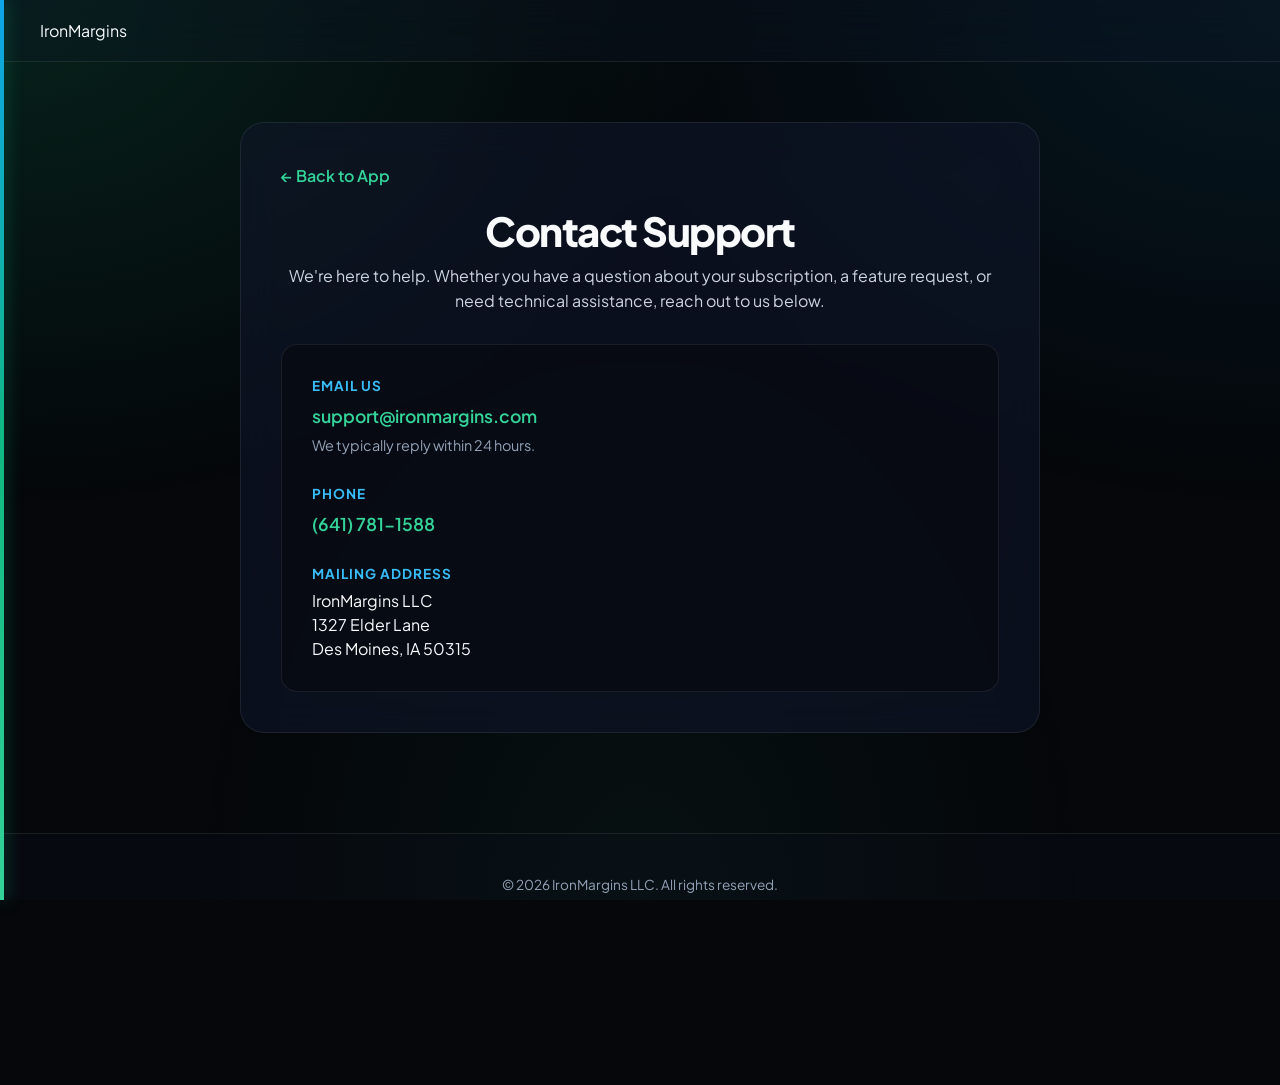
<file: contact/index.html>
<!DOCTYPE html>
<html lang="en">
<head>
    <meta charset="UTF-8">
    <meta name="viewport" content="width=device-width, initial-scale=1.0">
    <title>Contact Us | IronMargins LLC</title>
    <link rel="stylesheet" href="../styles.css">
    <style>
        .legal-container { max-width: 800px; margin: 60px auto; padding: 40px; background: rgba(15, 23, 42, 0.6); backdrop-filter: blur(20px); border: 1px solid var(--border-glass); border-radius: 24px; line-height: 1.6; text-align: center; }
        .legal-container h1 { font-size: 2.5rem; margin-bottom: 10px; }
        .legal-container p { color: #cbd5e1; margin-bottom: 15px; font-size: 1rem; }
        .back-link { display: inline-block; margin-bottom: 20px; color: #34d399; text-decoration: none; font-weight: 600; text-align: left; width: 100%; }
        .back-link:hover { text-decoration: underline; }
        .contact-card { background: rgba(0,0,0,0.3); border: 1px solid var(--border-glass); padding: 30px; border-radius: 16px; margin-top: 30px; text-align: left; }
        .contact-label { font-size: 0.85rem; font-weight: 700; color: #38bdf8; text-transform: uppercase; letter-spacing: 1px; margin-bottom: 5px; }
        .contact-value { font-size: 1.1rem; color: #f8fafc; margin-bottom: 25px; }
        .contact-value a { color: #34d399; text-decoration: none; font-weight: 600; }
        .contact-value a:hover { text-decoration: underline; }
    </style>
</head>
<body>
    <div id="left-color-bar"></div>
    <nav>
        <div class="logo">IronMargins</div>
    </nav>
    <div class="legal-container">
        <a href="/" class="back-link">← Back to App</a>
        <h1>Contact Support</h1>
        <p>We're here to help. Whether you have a question about your subscription, a feature request, or need technical assistance, reach out to us below.</p>

        <div class="contact-card">
            <div class="contact-label">Email Us</div>
            <div class="contact-value"><a href="mailto:support@ironmargins.com">support@ironmargins.com</a><br><span style="font-size: 0.9rem; color: var(--text-muted); font-weight: 400;">We typically reply within 24 hours.</span></div>

            <div class="contact-label">Phone</div>
            <div class="contact-value"><a href="tel:+16417811588">(641) 781-1588</a></div>

            <div class="contact-label">Mailing Address</div>
            <div class="contact-value" style="margin-bottom: 0; line-height: 1.5; font-size: 1rem;">
                IronMargins LLC<br>
                1327 Elder Lane<br>
                Des Moines, IA 50315
            </div>
        </div>
    </div>
    <footer class="site-footer">
        <div class="footer-content">
            <p>&copy; 2026 IronMargins LLC. All rights reserved.</p>
            <p style="font-size: 0.85rem; color: #64748b; line-height: 1.5; margin-top: 5px; margin-bottom: 5px;">
                Phone: (641) 781-1588<br>
                Support: <a href="mailto:support@ironmargins.com" style="color: #38bdf8; text-decoration: none;">support@ironmargins.com</a><br>
                1327 Elder Lane<br>
                Des Moines, IA 50315
            </p>
            <div class="footer-links">
                <a href="/pwa">Install App</a>
                <a href="/contact">Contact Us</a>
                <a href="/terms">Terms of Service</a>
                <a href="/privacy">Privacy Policy</a>
                <a href="/cookies">Cookie Policy</a>
                <a href="/refund">Refund Policy</a> 
            </div>
        </div>
    </footer>
</body>
</html>
</file>
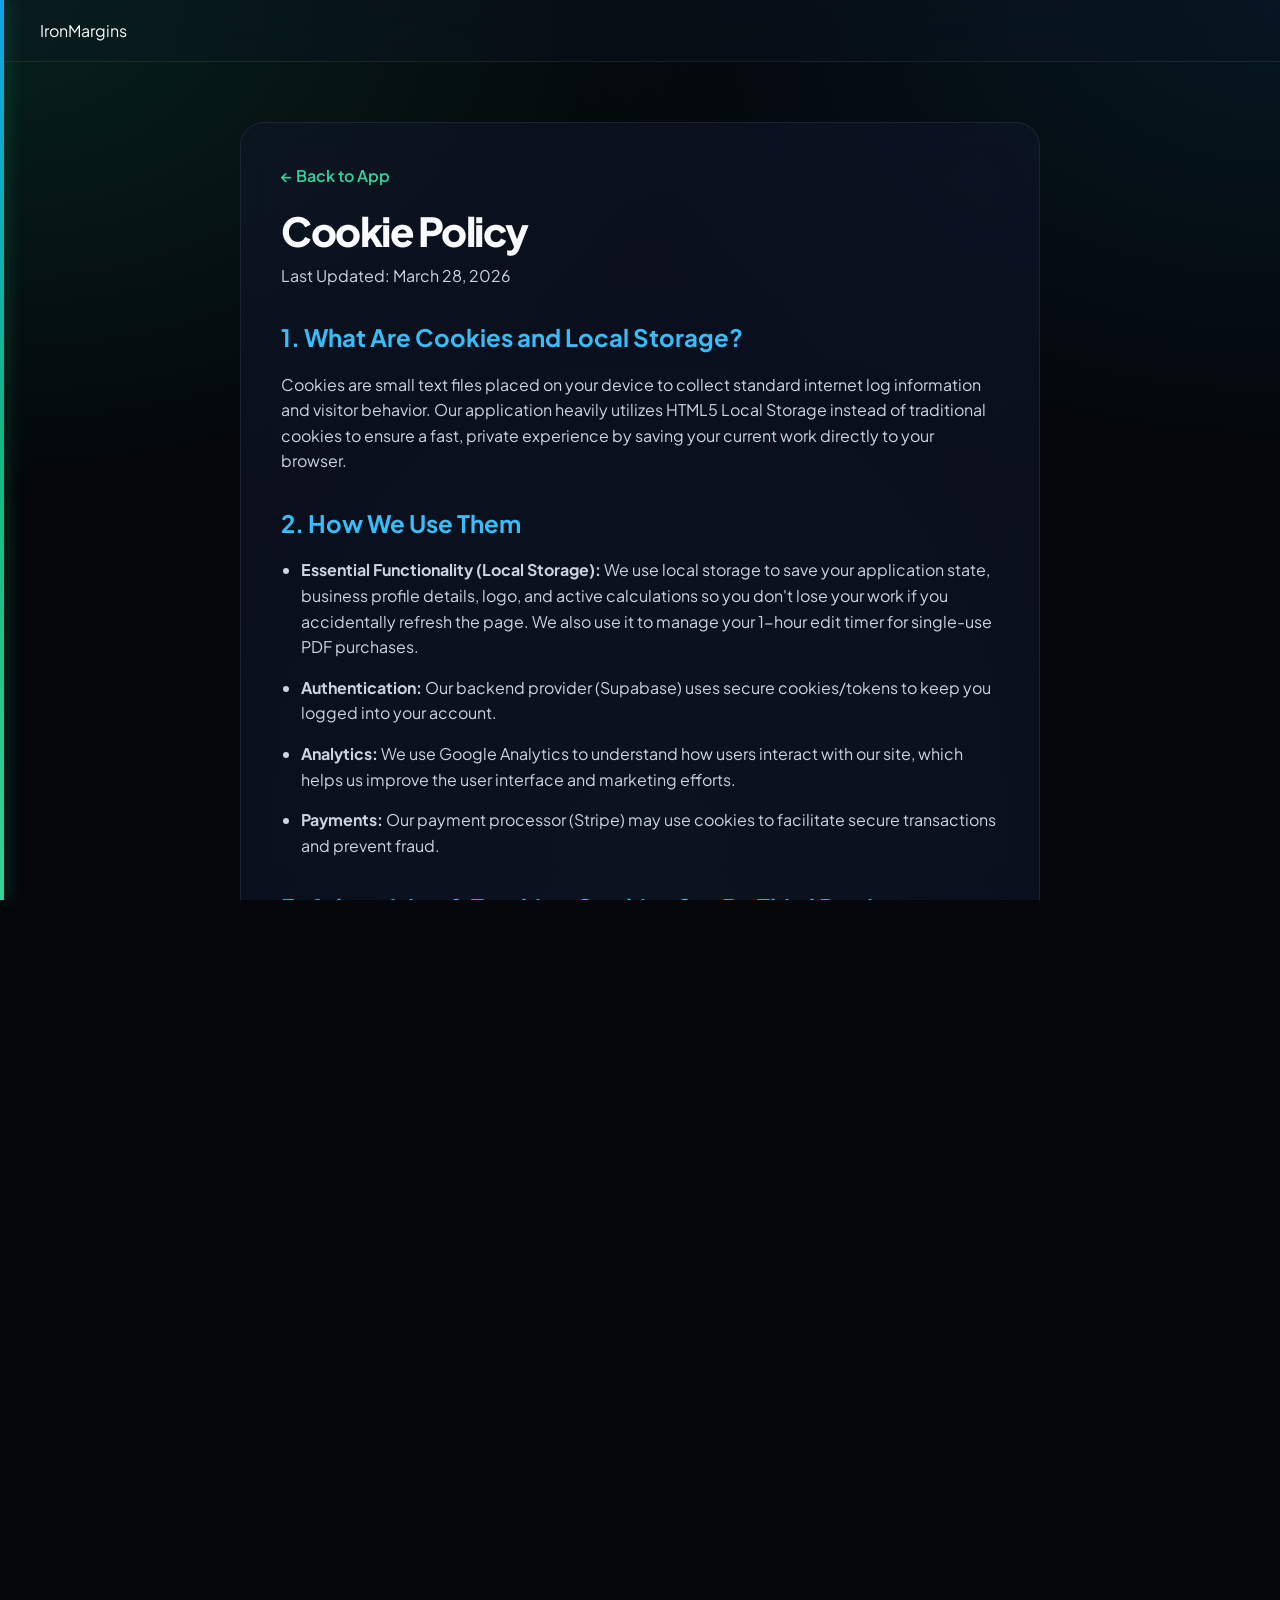
<file: cookies/index.html>
<!DOCTYPE html>
<html lang="en">
<head>
    <meta charset="UTF-8">
    <meta name="viewport" content="width=device-width, initial-scale=1.0">
    <title>Cookie Policy | IronMargins</title>
    <link rel="stylesheet" href="../styles.css">
    <style>
        .legal-container { max-width: 800px; margin: 60px auto; padding: 40px; background: rgba(15, 23, 42, 0.6); backdrop-filter: blur(20px); border: 1px solid var(--border-glass); border-radius: 24px; line-height: 1.6; }
        .legal-container h1 { font-size: 2.5rem; margin-bottom: 10px; }
        .legal-container h2 { font-size: 1.5rem; margin-top: 30px; margin-bottom: 15px; color: #38bdf8; }
        .legal-container p, .legal-container li { color: #cbd5e1; margin-bottom: 15px; font-size: 1rem; }
        .legal-container ul { margin-left: 20px; margin-bottom: 15px; }
        .back-link { display: inline-block; margin-bottom: 20px; color: #34d399; text-decoration: none; font-weight: 600; }
        .back-link:hover { text-decoration: underline; }
    </style>
</head>
<body>
    <div id="left-color-bar"></div>
    <nav>
        <div class="logo">IronMargins</div>
    </nav>
    <div class="legal-container">
        <a href="/" class="back-link">← Back to App</a>
        <h1>Cookie Policy</h1>
        <p>Last Updated: March 28, 2026</p>

        <h2>1. What Are Cookies and Local Storage?</h2>
        <p>Cookies are small text files placed on your device to collect standard internet log information and visitor behavior. Our application heavily utilizes HTML5 Local Storage instead of traditional cookies to ensure a fast, private experience by saving your current work directly to your browser.</p>

        <h2>2. How We Use Them</h2>
        <ul>
            <li><strong>Essential Functionality (Local Storage):</strong> We use local storage to save your application state, business profile details, logo, and active calculations so you don't lose your work if you accidentally refresh the page. We also use it to manage your 1-hour edit timer for single-use PDF purchases.</li>
            <li><strong>Authentication:</strong> Our backend provider (Supabase) uses secure cookies/tokens to keep you logged into your account.</li>
            <li><strong>Analytics:</strong> We use Google Analytics to understand how users interact with our site, which helps us improve the user interface and marketing efforts.</li>
            <li><strong>Payments:</strong> Our payment processor (Stripe) may use cookies to facilitate secure transactions and prevent fraud.</li>
        </ul>

        <h2>3. Advertising &amp; Tracking Cookies Set By Third Parties</h2>
        <p>The following third-party cookies and tracking technologies are active on this site:</p>
        <ul>
            <li><strong>Google Analytics 4</strong> — Cookies: <code>_ga</code>, <code>_gid</code>, <code>_ga_*</code>. Purpose: Measure website traffic and user behavior in aggregate. Retention: up to 2 years. Set by: Google LLC.</li>
            <li><strong>Google Ads Conversion Tracking</strong> — Cookies: <code>_gcl_au</code>, <code>_gcl_aw</code>. Purpose: Measure which ad clicks result in a signup or purchase. Retention: 90 days. Set by: Google LLC. Opt out: <a href="https://adssettings.google.com" style="color: #38bdf8;" target="_blank" rel="noopener noreferrer">adssettings.google.com</a>.</li>
            <li><strong>Microsoft Advertising / Bing UET</strong> — Cookies: <code>MUID</code>, <code>_uetsid</code>, <code>_uetvid</code>. Purpose: Track ad conversions and build remarketing audiences on Microsoft advertising networks. Retention: up to 13 months. Set by: Microsoft Corporation. Opt out: <a href="https://account.microsoft.com/privacy" style="color: #38bdf8;" target="_blank" rel="noopener noreferrer">account.microsoft.com/privacy</a>.</li>
            <li><strong>Supabase Authentication</strong> — Cookies: <code>sb-*</code> session tokens. Purpose: Maintain your secure login session. Retention: Session / up to browser session. Set by: Supabase Inc.</li>
            <li><strong>Stripe</strong> — Cookies: <code>__stripe_mid</code>, <code>__stripe_sid</code>. Purpose: Fraud prevention during payment processing. Retention: Session / up to 1 year. Set by: Stripe, Inc.</li>
        </ul>

        <h2>4. Managing Your Preferences</h2>
        <p>You can set your browser not to accept cookies. However, please note that because IronMargins relies on local storage to save your real-time calculations, disabling these features will cause the application to break or lose your data upon refreshing. You may opt out of interest-based advertising by visiting <a href="https://optout.networkadvertising.org" style="color: #38bdf8;" target="_blank" rel="noopener noreferrer">optout.networkadvertising.org</a>.</p>
    </div>
    <footer class="site-footer">
        <div class="footer-content">
            <p>&copy; 2026 IronMargins LLC. All rights reserved.</p>
            <p style="font-size: 0.85rem; color: #64748b; line-height: 1.5; margin-top: 5px; margin-bottom: 5px;">
                Support: <a href="mailto:support@ironmargins.com" style="color: #38bdf8; text-decoration: none;">support@ironmargins.com</a>
            </p>
            <div class="footer-links">
                <a href="/pwa">Install App</a>
                <a href="/contact">Contact Us</a>
                <a href="/terms">Terms of Service</a>
                <a href="/privacy">Privacy Policy</a>
                <a href="/cookies">Cookie Policy</a>
                <a href="/refund">Refund Policy</a> 
            </div>
        </div>
    </footer>
</body>
</html>
</file>
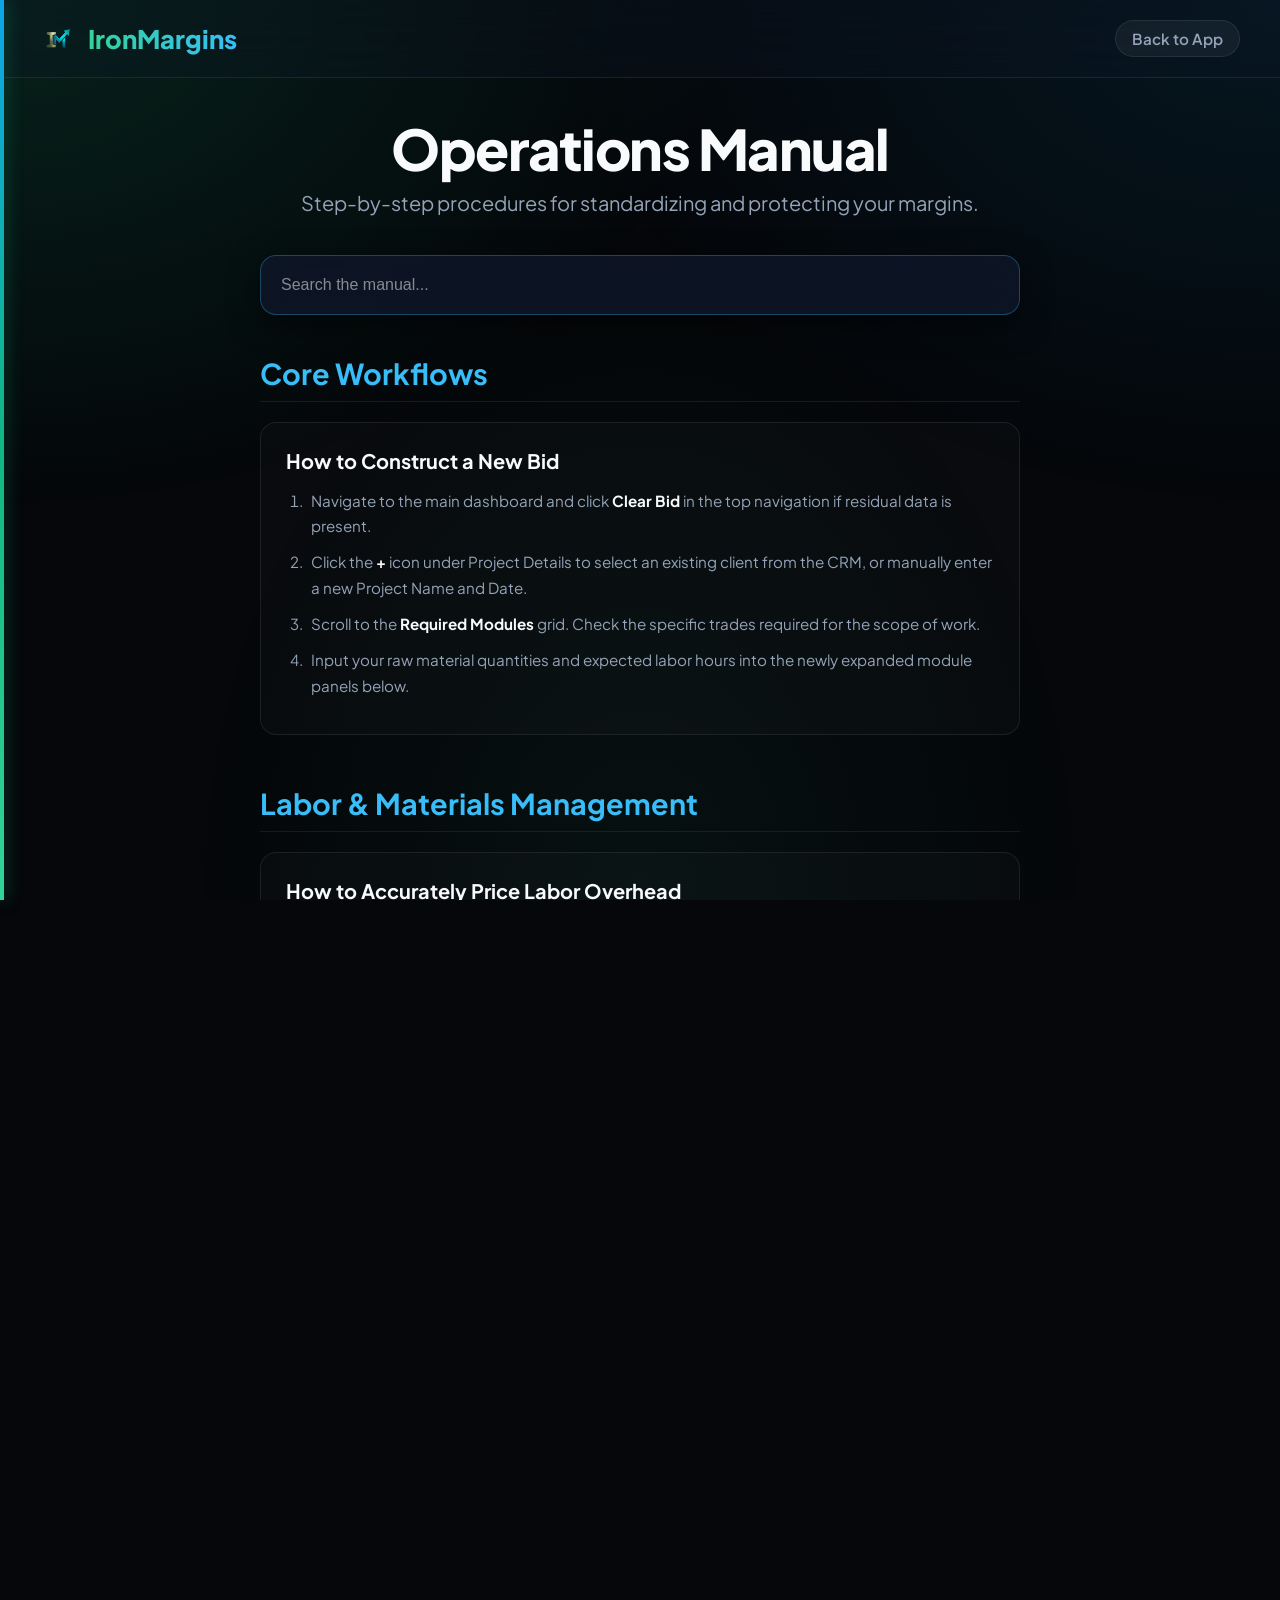
<file: help/index.html>
<!DOCTYPE html>
<html lang="en">
<head>
    <meta charset="UTF-8">
    <meta name="viewport" content="width=device-width, initial-scale=1.0, maximum-scale=1.0, user-scalable=no">
    <meta name="color-scheme" content="dark">
    <title>Operations Manual | IronMargins</title>
    <link rel="stylesheet" href="/styles.css">
    <style>
        .help-container { max-width: 800px; margin: 0 auto; padding: 40px 20px; }
        .search-wrapper { position: sticky; top: 90px; z-index: 50; margin-bottom: 40px; }
        .search-wrapper input { width: 100%; padding: 20px; font-size: 1.2rem; border-radius: 16px; background: rgba(15, 23, 42, 0.8); backdrop-filter: blur(20px); border: 1px solid var(--border-highlight); color: #f8fafc; box-shadow: 0 10px 30px rgba(0,0,0,0.5); }
        .search-wrapper input:focus { border-color: #38bdf8; outline: none; box-shadow: 0 0 20px rgba(56, 189, 248, 0.3); }
        .help-section { margin-bottom: 50px; }
        .help-section h2 { color: #38bdf8; margin-bottom: 20px; font-size: 1.8rem; border-bottom: 1px solid var(--border-glass); padding-bottom: 10px; }
        .help-card { background: rgba(255,255,255,0.02); border: 1px solid var(--border-glass); padding: 25px; border-radius: 16px; margin-bottom: 15px; transition: 0.3s; }
        .help-card h3 { color: #f8fafc; margin-bottom: 15px; font-size: 1.25rem; }
        .help-card ol { margin-left: 20px; color: var(--text-muted); line-height: 1.7; font-size: 0.95rem; }
        .help-card li { margin-bottom: 10px; padding-left: 5px; }
        .help-card strong { color: #f8fafc; }
        mark { background: rgba(56, 189, 248, 0.4); color: #fff; padding: 0 2px; border-radius: 3px; }
        .hidden { display: none !important; }
    </style>
</head>
<body>
    <div id="left-color-bar"></div>
    <nav>
        <div style="display: flex; align-items: center; gap: 15px;">
            <a href="/" class="logo-container" id="logoBtn">
                <img src="/icons/logo_nb.png" alt="IronMargins Logo" class="logo-img">
                <span class="logo-text">IronMargins</span>
            </a>
        </div>
        <div class="nav-actions">
            <a href="/" class="nav-link neutral">Back to App</a>
        </div>
    </nav>

    <div class="help-container">
        <h1 style="text-align: center; margin-bottom: 10px;">Operations Manual</h1>
        <p class="subtitle" style="text-align: center; margin-bottom: 40px;">Step-by-step procedures for standardizing and protecting your margins.</p>

        <div class="search-wrapper">
            <input type="text" id="searchInput" class="glass-input" placeholder="Search the manual...">
        </div>

        <div id="helpContent">
            <div class="help-section">
                <h2>Core Workflows</h2>
                
                <div class="help-card">
                    <h3>How to Construct a New Bid</h3>
                    <ol>
                        <li>Navigate to the main dashboard and click <strong>Clear Bid</strong> in the top navigation if residual data is present.</li>
                        <li>Click the <strong>+</strong> icon under Project Details to select an existing client from the CRM, or manually enter a new Project Name and Date.</li>
                        <li>Scroll to the <strong>Required Modules</strong> grid. Check the specific trades required for the scope of work.</li>
                        <li>Input your raw material quantities and expected labor hours into the newly expanded module panels below.</li>
                    </ol>
                </div>
            </div>

            <div class="help-section">
                <h2>Labor & Materials Management</h2>
                
                <div class="help-card">
                    <h3>How to Accurately Price Labor Overhead</h3>
                    <ol>
                        <li>Expand the <strong>Labor & Fleet</strong> module.</li>
                        <li>Verify the <strong>Labor Burden</strong> percentage checkbox is active. Adjust the value to cover your specific payroll taxes, insurance, and worker's compensation liabilities.</li>
                        <li>Click <strong>+ Add Laborer</strong> to input a crew member.</li>
                        <li>Enter their hourly rate. The system automatically calculates their true cost to the business before applying the global markup.</li>
                    </ol>
                </div>

                <div class="help-card">
                    <h3>How to Calibrate Material Catalogs</h3>
                    <ol>
                        <li>Click the hamburger menu in the top left to deploy the side panel.</li>
                        <li>Select <strong>Materials Catalog</strong>.</li>
                        <li>Use the category dropdown to select a trade (e.g., Lumber, Concrete).</li>
                        <li>Overwrite the baseline national average prices with specific quotes from your local suppliers.</li>
                        <li>Click <strong>Save Prices</strong> to persist these localized values to your account for all future estimates.</li>
                    </ol>
                </div>
            </div>

            <div class="help-section">
                <h2>Execution & Analysis</h2>
                
                <div class="help-card">
                    <h3>How to Generate the Client Proposal</h3>
                    <ol>
                        <li>Confirm all inputs and click the <strong>Calculate Breakdown</strong> button at the bottom of the Setup View.</li>
                        <li>Review the output on the dual-pane dashboard, comparing <strong>Your Estimate</strong> against the final <strong>Client Quote</strong>.</li>
                        <li>Define the project payment schedule by adjusting the <strong>Deposit (%)</strong> and <strong>Progress Payments (Qty)</strong> fields.</li>
                        <li>Click <strong>Review & Generate Proposal</strong> to compile the data into a branded PDF document.</li>
                    </ol>
                </div>

                <div class="help-card">
                    <h3>How to Close Out a Job and Audit Profit</h3>
                    <ol>
                        <li>Open the Side Menu and switch the toggle to the <strong>History</strong> tab.</li>
                        <li>Locate an active bid and click its respective closeout icon.</li>
                        <li>In the dialog modal, input the actual, finalized costs from your vendor and subcontractor receipts.</li>
                        <li>Click <strong>Save & Archive</strong>. The system will compare the estimated parameters against actual expenditures and log the true net profit to your Business Analytics.</li>
                    </ol>
                </div>
            </div>
        </div>
    </div>

    <script>
        document.getElementById('searchInput').addEventListener('input', function(e) {
            const term = e.target.value.toLowerCase();
            const cards = document.querySelectorAll('.help-card');
            const sections = document.querySelectorAll('.help-section');

            cards.forEach(card => {
                const originalHTML = card.getAttribute('data-raw-html') || card.innerHTML;
                if (!card.hasAttribute('data-raw-html')) {
                    card.setAttribute('data-raw-html', originalHTML);
                }

                if (term === '') {
                    card.innerHTML = originalHTML;
                    card.classList.remove('hidden');
                    return;
                }

                const textContent = card.innerText.toLowerCase();
                if (textContent.includes(term)) {
                    card.classList.remove('hidden');
                    
                    const regex = new RegExp('(' + term.replace(/[.*+?^${}()|[\\]\\\\]/g, '\\\\$&') + ')', 'gi');
                    
                    let tempDiv = document.createElement('div');
                    tempDiv.innerHTML = originalHTML;
                    
                    function traverseAndMark(node) {
                        if (node.nodeType === 3) {
                            const val = node.nodeValue;
                            if (regex.test(val)) {
                                const span = document.createElement('span');
                                span.innerHTML = val.replace(regex, '<mark>$1</mark>');
                                node.parentNode.replaceChild(span, node);
                            }
                        } else if (node.nodeType === 1 && node.nodeName !== 'MARK') {
                            Array.from(node.childNodes).forEach(traverseAndMark);
                        }
                    }
                    
                    traverseAndMark(tempDiv);
                    card.innerHTML = tempDiv.innerHTML;
                } else {
                    card.classList.add('hidden');
                    card.innerHTML = originalHTML;
                }
            });

            sections.forEach(sec => {
                const visible = sec.querySelectorAll('.help-card:not(.hidden)');
                if (visible.length === 0 && term !== '') {
                    sec.classList.add('hidden');
                } else {
                    sec.classList.remove('hidden');
                }
            });
        });
    </script>
    <footer class="site-footer">
        <div class="footer-content">
            <p>&copy; 2026 IronMargins LLC. All rights reserved.</p>
            <p style="font-size: 0.85rem; color: #64748b; line-height: 1.5; margin-top: 5px; margin-bottom: 5px;">
                Phone: (641) 781-1588<br>
                Support: <a href="mailto:support@ironmargins.com" style="color: #38bdf8; text-decoration: none;">support@ironmargins.com</a><br>
                1327 Elder Lane<br>
                Des Moines, IA 50315
            </p>
            <div class="footer-links">
                <a href="/pwa">Install App</a>
                <a href="/contact">Contact Us</a>
                <a href="/terms">Terms of Service</a>
                <a href="/privacy">Privacy Policy</a>
                <a href="/cookies">Cookie Policy</a>
                <a href="/refund">Refund Policy</a> 
            </div>
        </div>
    </footer>
</body>
</html>
</file>
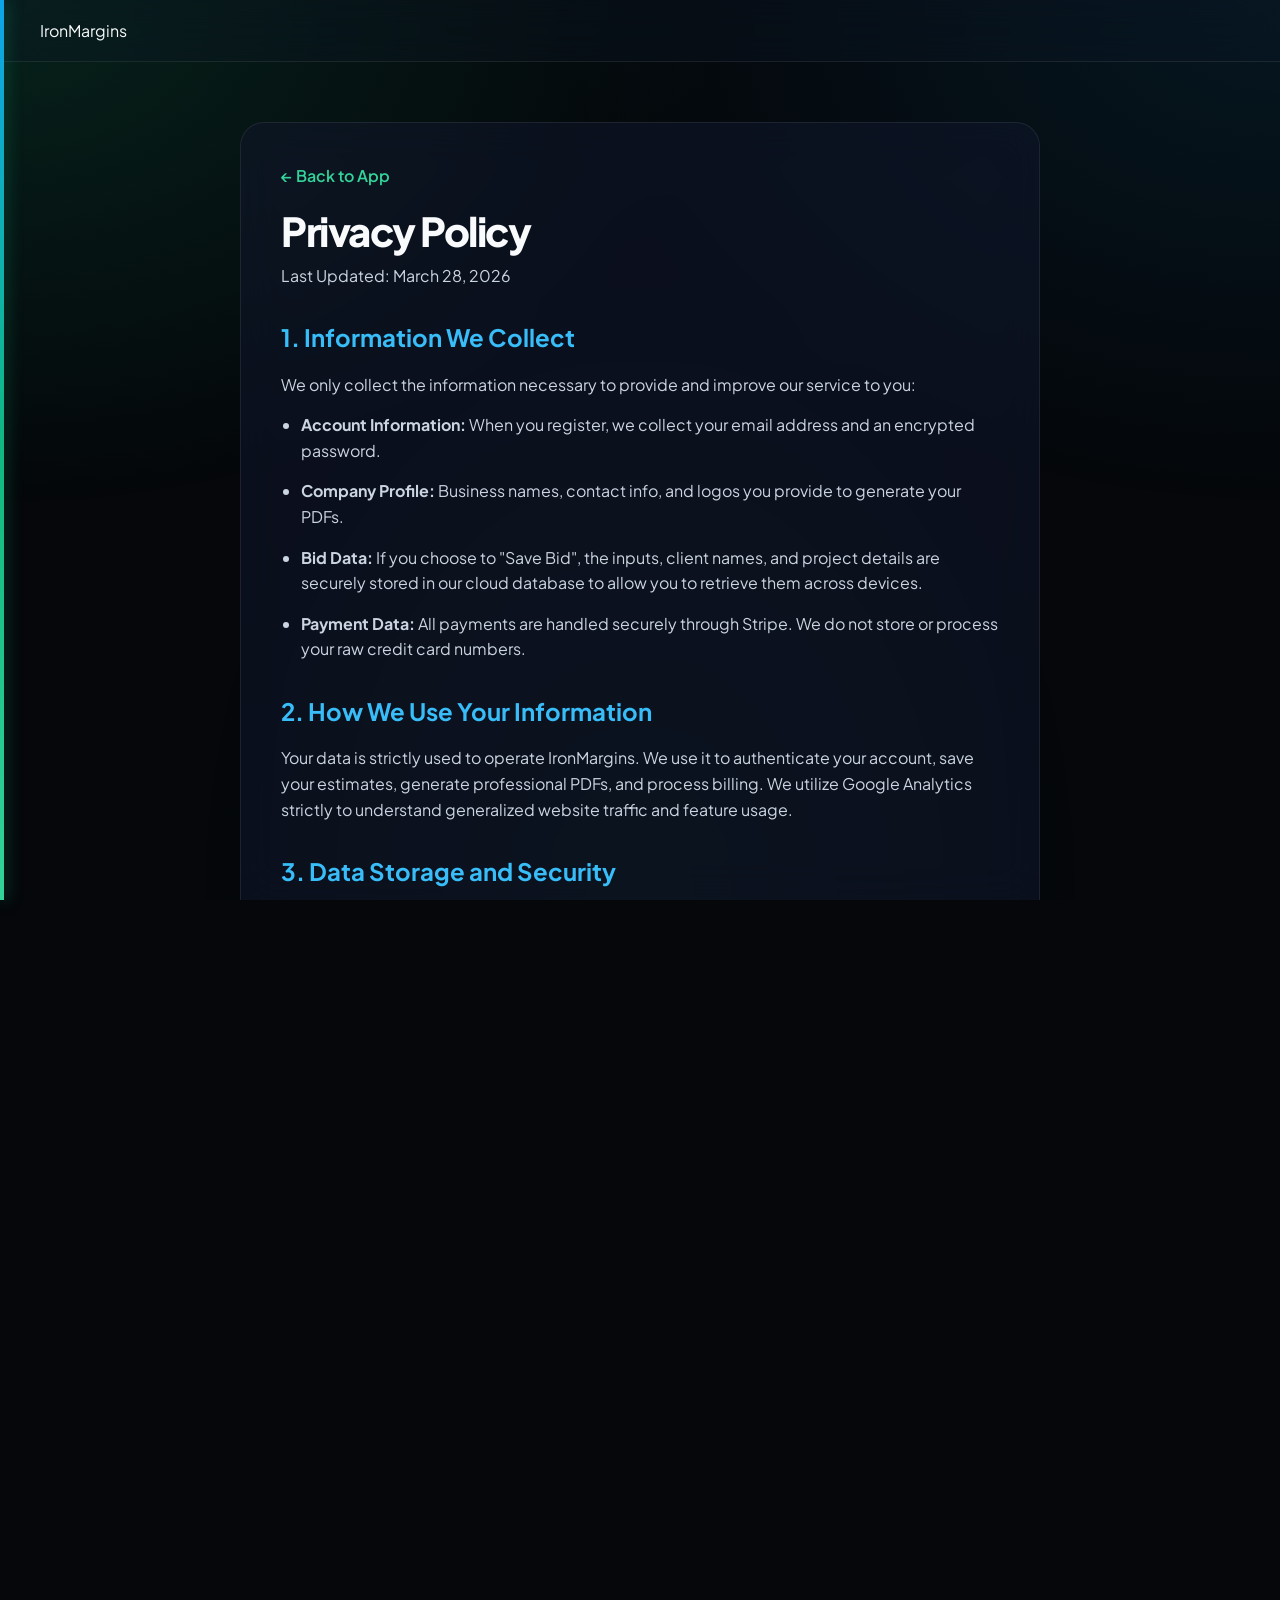
<file: privacy/index.html>
<!DOCTYPE html>
<html lang="en">
<head>
    <meta charset="UTF-8">
    <meta name="viewport" content="width=device-width, initial-scale=1.0">
    <title>Privacy Policy | IronMargins</title>
    <link rel="stylesheet" href="../styles.css">
    <style>
        .legal-container { max-width: 800px; margin: 60px auto; padding: 40px; background: rgba(15, 23, 42, 0.6); backdrop-filter: blur(20px); border: 1px solid var(--border-glass); border-radius: 24px; line-height: 1.6; }
        .legal-container h1 { font-size: 2.5rem; margin-bottom: 10px; }
        .legal-container h2 { font-size: 1.5rem; margin-top: 30px; margin-bottom: 15px; color: #38bdf8; }
        .legal-container p, .legal-container li { color: #cbd5e1; margin-bottom: 15px; font-size: 1rem; }
        .legal-container ul { margin-left: 20px; margin-bottom: 15px; }
        .back-link { display: inline-block; margin-bottom: 20px; color: #34d399; text-decoration: none; font-weight: 600; }
        .back-link:hover { text-decoration: underline; }
    </style>
</head>
<body>
    <div id="left-color-bar"></div>
    <nav>
        <div class="logo">IronMargins</div>
    </nav>
    <div class="legal-container">
        <a href="/" class="back-link">← Back to App</a>
        <h1>Privacy Policy</h1>
        <p>Last Updated: March 28, 2026</p>

        <h2>1. Information We Collect</h2>
        <p>We only collect the information necessary to provide and improve our service to you:</p>
        <ul>
            <li><strong>Account Information:</strong> When you register, we collect your email address and an encrypted password.</li>
            <li><strong>Company Profile:</strong> Business names, contact info, and logos you provide to generate your PDFs.</li>
            <li><strong>Bid Data:</strong> If you choose to "Save Bid", the inputs, client names, and project details are securely stored in our cloud database to allow you to retrieve them across devices.</li>
            <li><strong>Payment Data:</strong> All payments are handled securely through Stripe. We do not store or process your raw credit card numbers.</li>
        </ul>

        <h2>2. How We Use Your Information</h2>
        <p>Your data is strictly used to operate IronMargins. We use it to authenticate your account, save your estimates, generate professional PDFs, and process billing. We utilize Google Analytics strictly to understand generalized website traffic and feature usage.</p>

        <h2>3. Data Storage and Security</h2>
        <p>We use Supabase, a secure, industry-standard backend, to store your user credentials and saved bids. Unsaved bids are processed entirely within your browser's local storage.</p>

        <h2>4. Sharing Your Data</h2>
        <p>We <strong>do not</strong> sell, trade, or rent your personal identification information or client bid data to third parties. We may share generic aggregated demographic information not linked to any personal information regarding visitors with our business partners.</p>

        <h2>5. Your Rights</h2>
        <p>You have the right to request the deletion of your account and all associated data at any time. To request complete deletion of your account and data, email us at <a href="mailto:support@ironmargins.com" style="color: #38bdf8;">support@ironmargins.com</a>.</p>

        <h2>6. Advertising &amp; Remarketing</h2>
        <p>We use third-party advertising and measurement services to help us reach users who may benefit from IronMargins and to measure the effectiveness of our advertising campaigns:</p>
        <ul>
            <li><strong>Google Ads &amp; Google Analytics 4:</strong> We use Google Analytics and Google Ads conversion tracking. These services may collect anonymized information about your visits to our site using cookies (<code>_ga</code>, <code>_gid</code>, <code>_gcl_au</code>) to serve relevant advertisements and measure ad performance. You may opt out at <a href="https://adssettings.google.com" style="color: #38bdf8;" target="_blank" rel="noopener noreferrer">adssettings.google.com</a> or by installing the <a href="https://tools.google.com/dlpage/gaoptout" style="color: #38bdf8;" target="_blank" rel="noopener noreferrer">Google Analytics Opt-out Browser Add-on</a>.</li>
            <li><strong>Microsoft Advertising (Bing Universal Event Tracking):</strong> We use the Microsoft UET pixel to track ad conversions and build remarketing audiences on Microsoft and partner networks. Microsoft may set cookies including <code>MUID</code>, <code>_uetsid</code>, and <code>_uetvid</code>. You may manage Microsoft advertising preferences at <a href="https://account.microsoft.com/privacy" style="color: #38bdf8;" target="_blank" rel="noopener noreferrer">account.microsoft.com/privacy</a>.</li>
        </ul>
        <p>You can opt out of interest-based advertising more broadly by visiting the <a href="https://optout.networkadvertising.org" style="color: #38bdf8;" target="_blank" rel="noopener noreferrer">NAI opt-out page</a> or the <a href="https://optout.aboutads.info" style="color: #38bdf8;" target="_blank" rel="noopener noreferrer">DAA opt-out page</a>. Residents of California may exercise rights under the CCPA by contacting us at support@ironmargins.com.</p>

        <h2>7. Contact</h2>
        <p>Questions about this policy may be directed to <a href="mailto:support@ironmargins.com" style="color: #38bdf8;">support@ironmargins.com</a>.</p>
    </div>
    <footer class="site-footer">
        <div class="footer-content">
            <p>&copy; 2026 IronMargins LLC. All rights reserved.</p>
            <p style="font-size: 0.85rem; color: #64748b; line-height: 1.5; margin-top: 5px; margin-bottom: 5px;">
                Support: <a href="mailto:support@ironmargins.com" style="color: #38bdf8; text-decoration: none;">support@ironmargins.com</a>
            </p>
            <div class="footer-links">
                <a href="/pwa">Install App</a>
                <a href="/contact">Contact Us</a>
                <a href="/terms">Terms of Service</a>
                <a href="/privacy">Privacy Policy</a>
                <a href="/cookies">Cookie Policy</a>
                <a href="/refund">Refund Policy</a> 
            </div>
        </div>
    </footer>
</body>
</html>
</file>
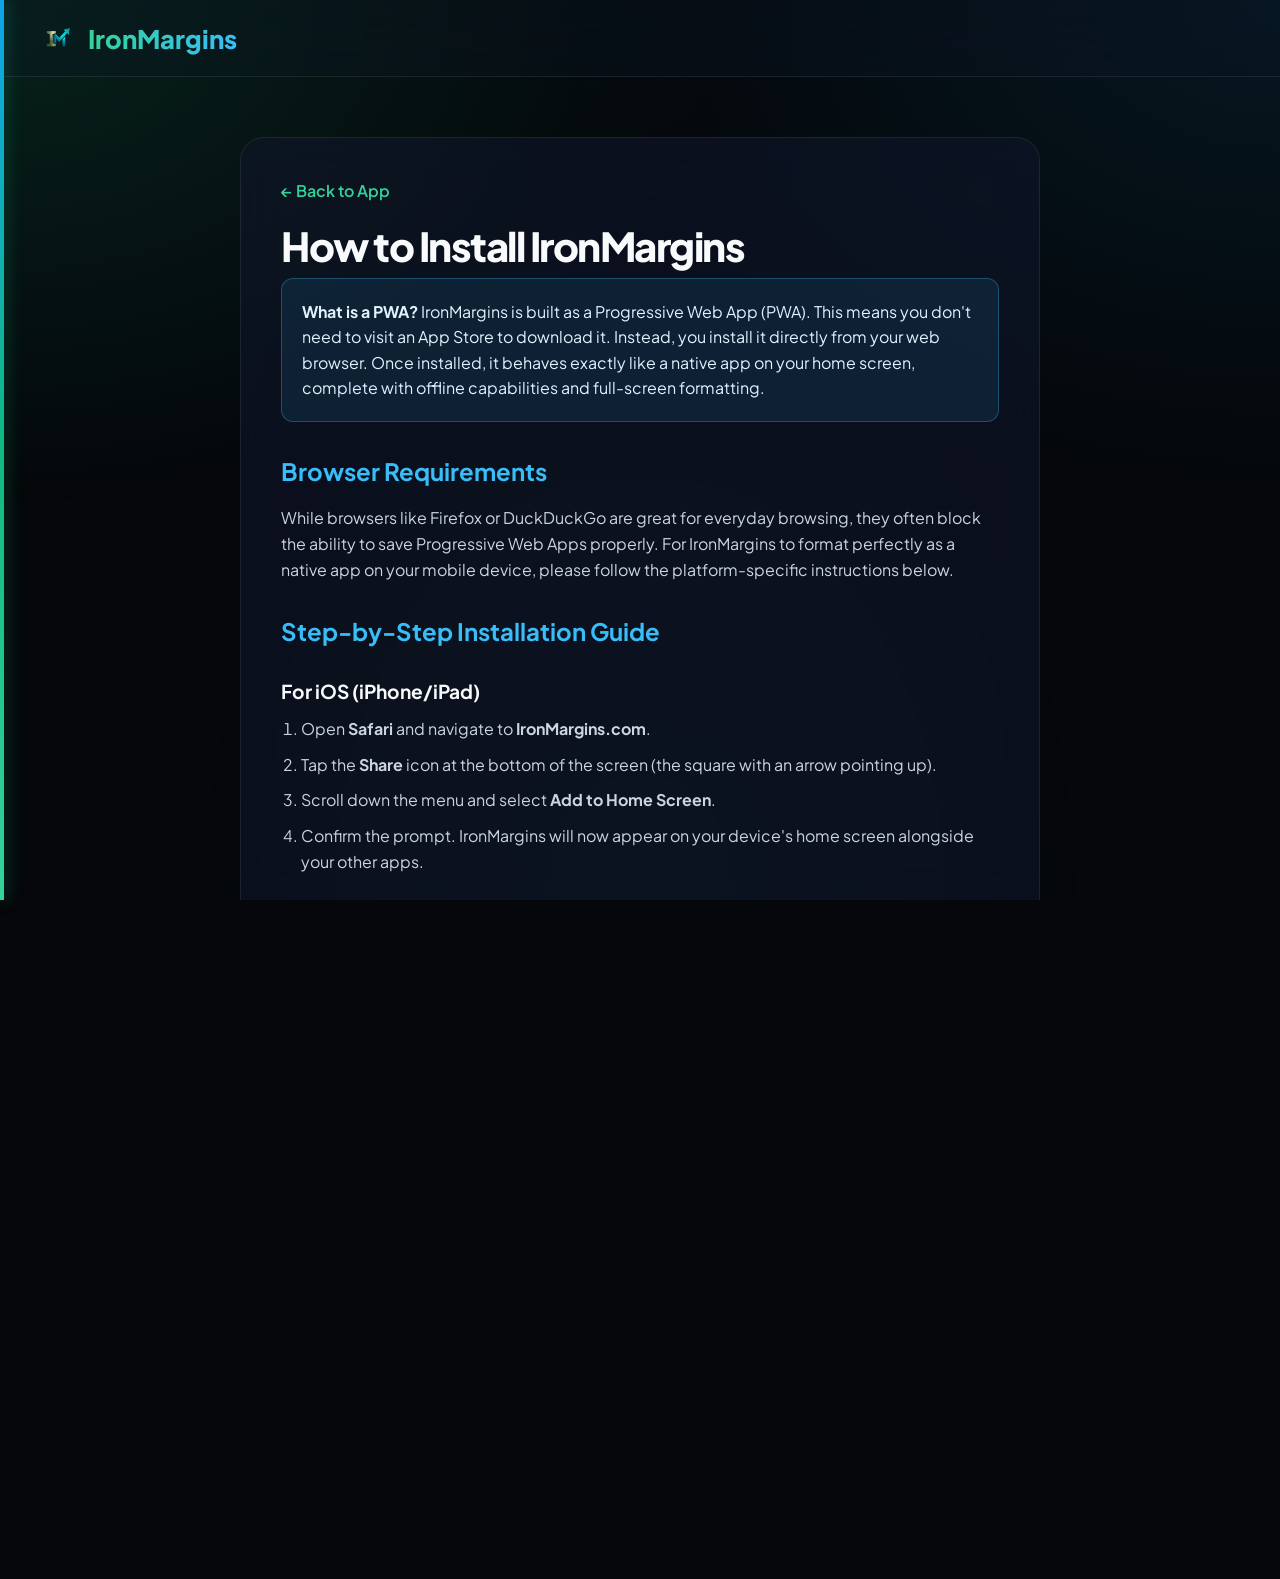
<file: pwa/index.html>
<!DOCTYPE html>
<html lang="en">
<head>
    <meta charset="UTF-8">
    <meta name="viewport" content="width=device-width, initial-scale=1.0">
    <title>Install App | IronMargins</title>
    <link rel="stylesheet" href="../styles.css">
    <style>
        .legal-container { max-width: 800px; margin: 60px auto; padding: 40px; background: rgba(15, 23, 42, 0.6); backdrop-filter: blur(20px); border: 1px solid var(--border-glass); border-radius: 24px; line-height: 1.6; }
        .legal-container h1 { font-size: 2.5rem; margin-bottom: 10px; }
        .legal-container h2 { font-size: 1.5rem; margin-top: 30px; margin-bottom: 15px; color: #38bdf8; }
        .legal-container h3 { font-size: 1.2rem; margin-top: 25px; margin-bottom: 10px; color: #f8fafc; }
        .legal-container p, .legal-container li { color: #cbd5e1; margin-bottom: 15px; font-size: 1rem; }
        .legal-container ul, .legal-container ol { margin-left: 20px; margin-bottom: 15px; }
        .legal-container li { margin-bottom: 10px; }
        .back-link { display: inline-block; margin-bottom: 20px; color: #34d399; text-decoration: none; font-weight: 600; }
        .back-link:hover { text-decoration: underline; }
        .highlight-box { background: rgba(56, 189, 248, 0.1); border: 1px solid rgba(56, 189, 248, 0.3); padding: 20px; border-radius: 12px; margin-bottom: 25px; }
    </style>
</head>
<body>
    <div id="left-color-bar"></div>
    <nav>
        <a href="/" class="logo-container">
            <img src="../icons/logo_nb.png" alt="IronMargins Logo" class="logo-img">
            <span class="logo-text">IronMargins</span>
        </a>
    </nav>
    <div class="legal-container">
        <a href="/" class="back-link">← Back to App</a>
        <h1>How to Install IronMargins</h1>
        
        <div class="highlight-box">
            <p style="margin: 0; color: #e0f2fe;"><strong>What is a PWA?</strong> IronMargins is built as a Progressive Web App (PWA). This means you don't need to visit an App Store to download it. Instead, you install it directly from your web browser. Once installed, it behaves exactly like a native app on your home screen, complete with offline capabilities and full-screen formatting.</p>
        </div>

        <h2>Browser Requirements</h2>
        <p>While browsers like Firefox or DuckDuckGo are great for everyday browsing, they often block the ability to save Progressive Web Apps properly. For IronMargins to format perfectly as a native app on your mobile device, please follow the platform-specific instructions below.</p>

        <h2>Step-by-Step Installation Guide</h2>

        <h3>For iOS (iPhone/iPad)</h3>
        <ol>
            <li>Open <strong>Safari</strong> and navigate to <strong>IronMargins.com</strong>.</li>
            <li>Tap the <strong>Share</strong> icon at the bottom of the screen (the square with an arrow pointing up).</li>
            <li>Scroll down the menu and select <strong>Add to Home Screen</strong>.</li>
            <li>Confirm the prompt. IronMargins will now appear on your device's home screen alongside your other apps.</li>
        </ol>

        <h3>For Android</h3>
        <ol>
            <li>Open the <strong>Google Chrome</strong> app and navigate to <strong>IronMargins.com</strong>.</li>
            <li>Tap the browser menu icon (usually three vertical dots in the corner).</li>
            <li>Scroll down and select <strong>Add to Home screen</strong> (or "Install app").</li>
            <li>Confirm the prompt. IronMargins will now appear on your device's home screen.</li>
        </ol>

        <p style="margin-top: 40px; text-align: center;">
            <a href="/" class="primary-btn" style="display: inline-block; text-decoration: none; padding: 15px 30px; margin-top: 0; width: auto;">Go back to IronMargins</a>
        </p>
    </div>
    <footer class="site-footer">
        <div class="footer-content">
            <p>&copy; 2026 IronMargins LLC. All rights reserved.</p>
            <p style="font-size: 0.85rem; color: #64748b; line-height: 1.5; margin-top: 5px; margin-bottom: 5px;">
                Phone: (641) 781-1588<br>
                Support: <a href="mailto:support@ironmargins.com" style="color: #38bdf8; text-decoration: none;">support@ironmargins.com</a><br>
                1327 Elder Lane<br>
                Des Moines, IA 50315
            </p>
            <div class="footer-links">
                <a href="/pwa">Install App</a>
                <a href="/contact">Contact Us</a>
                <a href="/terms">Terms of Service</a>
                <a href="/privacy">Privacy Policy</a>
                <a href="/cookies">Cookie Policy</a>
                <a href="/refund">Refund Policy</a>
            </div>
        </div>
    </footer>
</body>
</html>
</file>
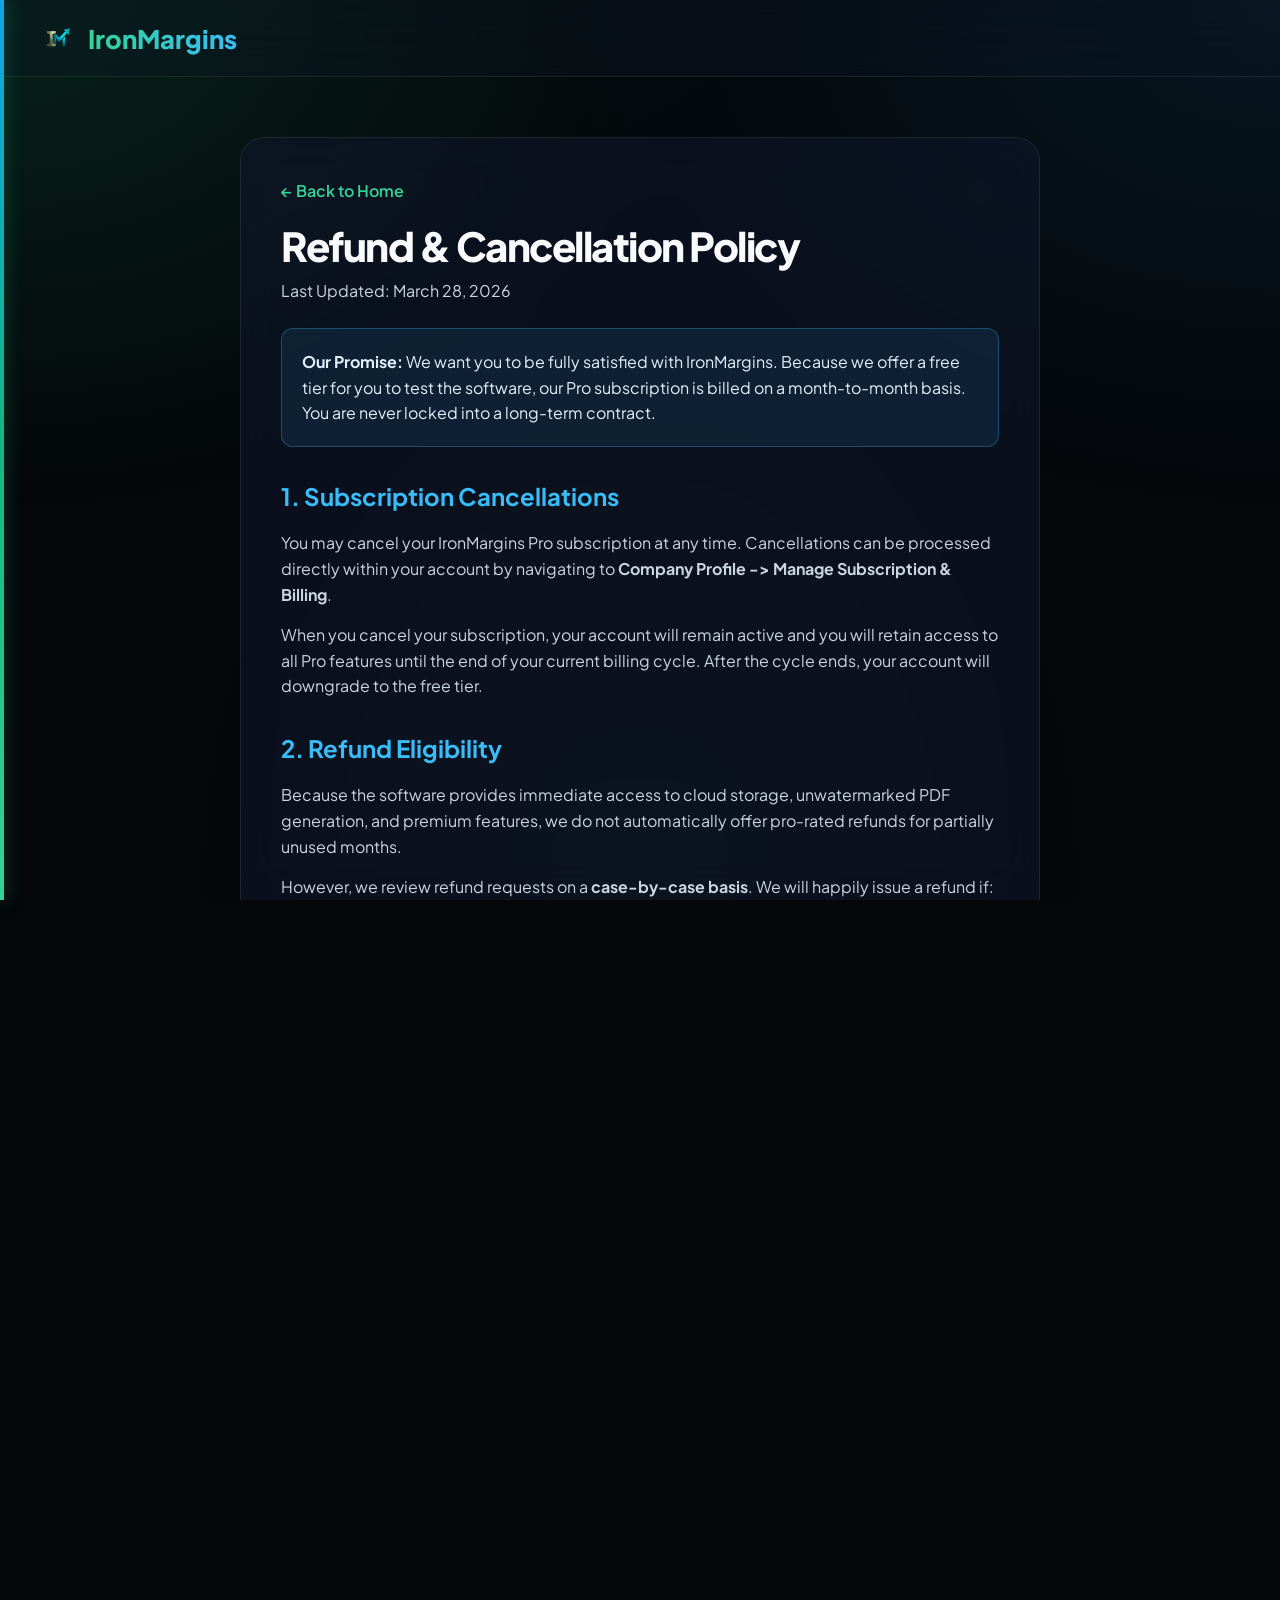
<file: refund/index.html>
<!DOCTYPE html>
<html lang="en">
<head>
    <meta charset="UTF-8">
    <meta name="viewport" content="width=device-width, initial-scale=1.0">
    <title>Refund Policy | IronMargins</title>
    <link rel="stylesheet" href="../styles.css">
    <style>
        .legal-container { max-width: 800px; margin: 60px auto; padding: 40px; background: rgba(15, 23, 42, 0.6); backdrop-filter: blur(20px); border: 1px solid var(--border-glass); border-radius: 24px; line-height: 1.6; }
        .legal-container h1 { font-size: 2.5rem; margin-bottom: 10px; }
        .legal-container h2 { font-size: 1.5rem; margin-top: 30px; margin-bottom: 15px; color: #38bdf8; }
        .legal-container p, .legal-container li { color: #cbd5e1; margin-bottom: 15px; font-size: 1rem; }
        .legal-container ul { margin-left: 20px; margin-bottom: 15px; }
        .back-link { display: inline-block; margin-bottom: 20px; color: #34d399; text-decoration: none; font-weight: 600; }
        .back-link:hover { text-decoration: underline; }
        .highlight-box { background: rgba(56, 189, 248, 0.1); border: 1px solid rgba(56, 189, 248, 0.3); padding: 20px; border-radius: 12px; margin-top: 25px; margin-bottom: 25px; }
    </style>
</head>
<body>
    <div id="left-color-bar"></div>
    <nav>
        <a href="/" class="logo-container" style="text-decoration: none;">
            <img src="../icons/logo_nb.png" alt="IronMargins Logo" class="logo-img" style="height: 36px;">
            <span class="logo-text" style="font-size: 1.6rem; font-weight: 800; background: linear-gradient(to right, #34d399, #38bdf8); -webkit-background-clip: text; -webkit-text-fill-color: transparent;">IronMargins</span>
        </a>
    </nav>
    <div class="legal-container">
        <a href="/" class="back-link">← Back to Home</a>
        <h1>Refund & Cancellation Policy</h1>
        <p>Last Updated: March 28, 2026</p>

        <div class="highlight-box">
            <p style="margin: 0; color: #e0f2fe;"><strong>Our Promise:</strong> We want you to be fully satisfied with IronMargins. Because we offer a free tier for you to test the software, our Pro subscription is billed on a month-to-month basis. You are never locked into a long-term contract.</p>
        </div>

        <h2>1. Subscription Cancellations</h2>
        <p>You may cancel your IronMargins Pro subscription at any time. Cancellations can be processed directly within your account by navigating to <strong>Company Profile -> Manage Subscription & Billing</strong>. </p>
        <p>When you cancel your subscription, your account will remain active and you will retain access to all Pro features until the end of your current billing cycle. After the cycle ends, your account will downgrade to the free tier.</p>

        <h2>2. Refund Eligibility</h2>
        <p>Because the software provides immediate access to cloud storage, unwatermarked PDF generation, and premium features, we do not automatically offer pro-rated refunds for partially unused months.</p>
        <p>However, we review refund requests on a <strong>case-by-case basis</strong>. We will happily issue a refund if:</p>
        <ul>
            <li>You were incorrectly billed due to a technical error.</li>
            <li>You forgot to cancel and haven't actively used the Pro features since your last billing date (please contact us within 7 days of the charge).</li>
            <li>You experience critical technical issues that prevent the software from functioning as advertised.</li>
        </ul>

        <h2>3. How to Request a Refund</h2>
        <p>To request a refund, please send an email to <a href="mailto:support@ironmargins.com" style="color: #38bdf8;">support@ironmargins.com</a> with the following details:</p>
        <ul>
            <li>The email address associated with your IronMargins account.</li>
            <li>The date of the charge you are requesting a refund for.</li>
            <li>A brief explanation of why you are requesting a refund.</li>
        </ul>
        <p>Our support team will review your request and respond within 24 to 48 hours. Approved refunds are processed immediately but may take 3-5 business days to appear on your bank or credit card statement depending on your financial institution.</p>
    </div>
    
    <footer class="site-footer">
        <div class="footer-content">
            <p>&copy; 2026 IronMargins LLC. All rights reserved.</p>
            <p style="font-size: 0.85rem; color: #64748b; line-height: 1.5; margin-top: 5px; margin-bottom: 5px;">
                Support: <a href="mailto:support@ironmargins.com" style="color: #38bdf8; text-decoration: none;">support@ironmargins.com</a>
            </p>
            <div class="footer-links">
                <a href="/pwa">Install App</a>
                <a href="/contact">Contact Us</a>
                <a href="/terms">Terms of Service</a>
                <a href="/privacy">Privacy Policy</a>
                <a href="/cookies">Cookie Policy</a>
                <a href="/refund">Refund Policy</a>
            </div>
        </div>
    </footer>
</body>
</html>
</file>
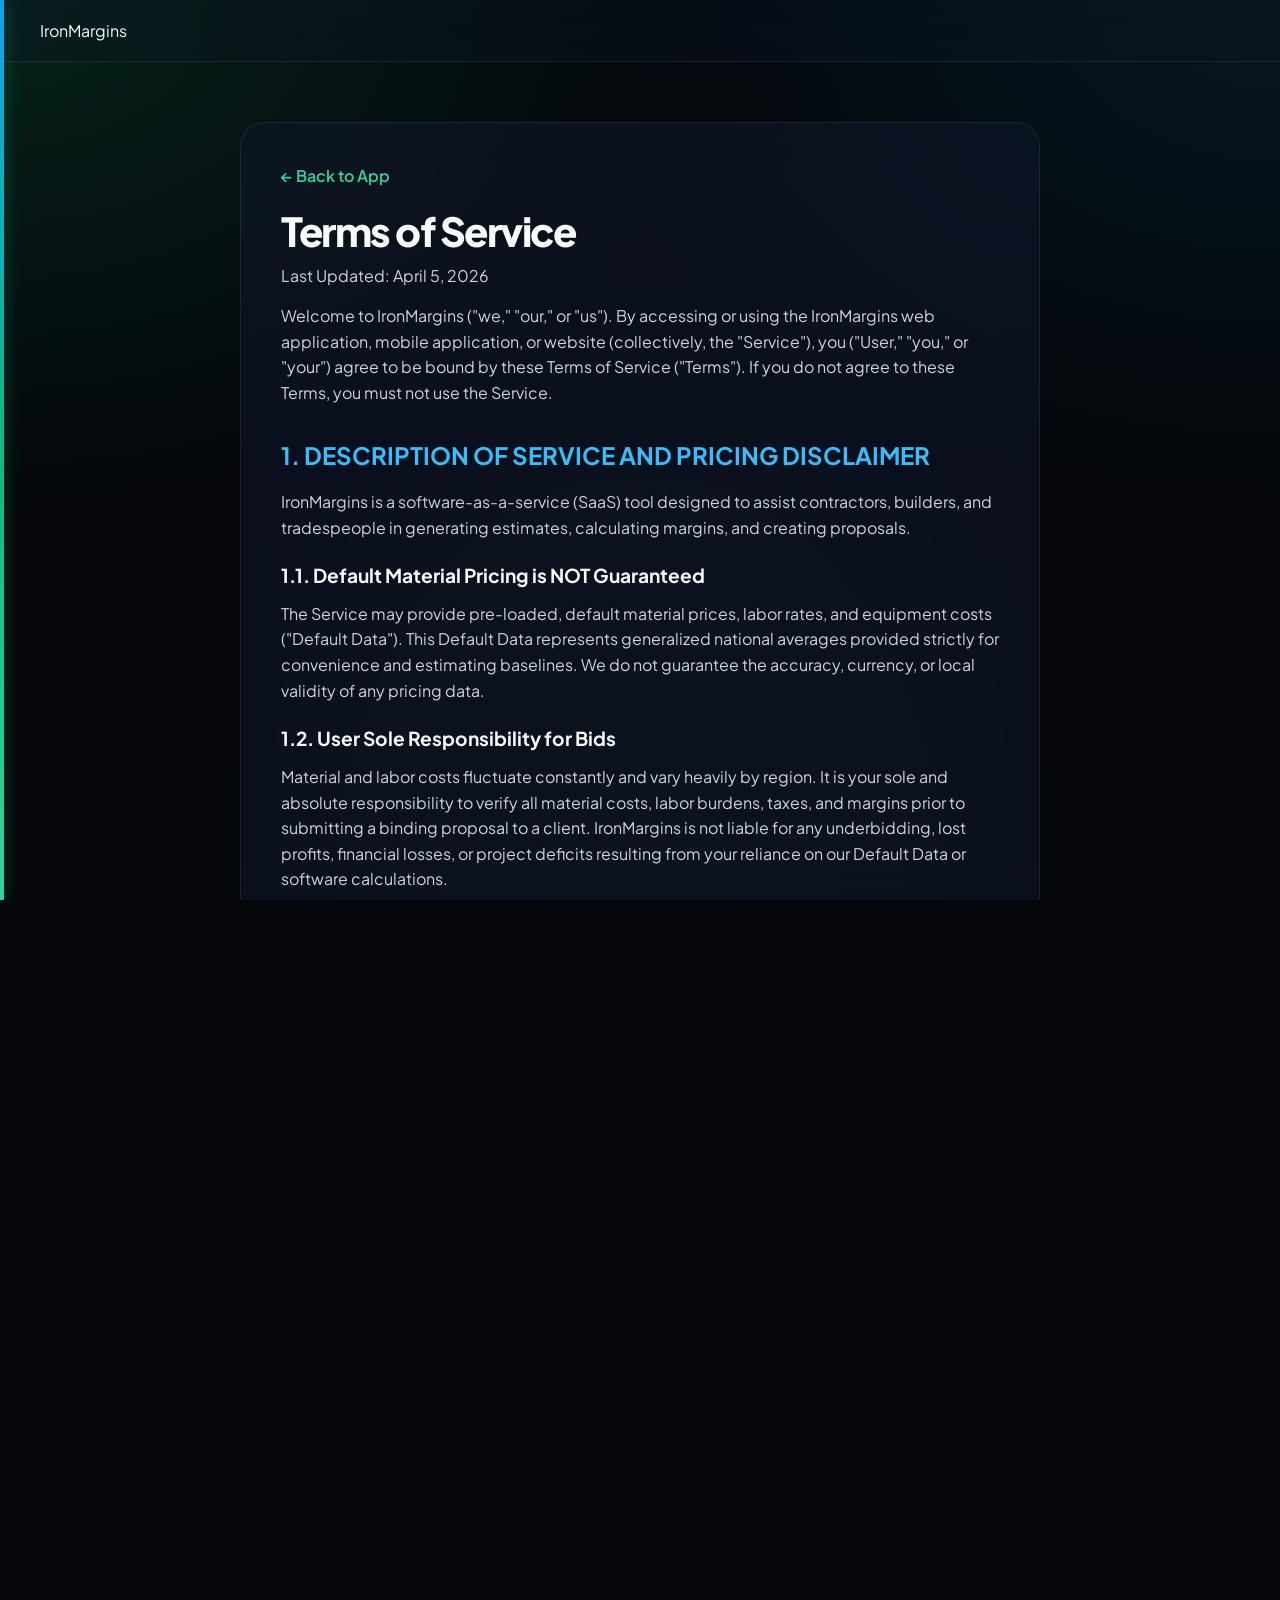
<file: terms/index.html>
<!DOCTYPE html>
<html lang="en">
<head>
    <meta charset="UTF-8">
    <meta name="viewport" content="width=device-width, initial-scale=1.0">
    <title>Terms of Service | IronMargins</title>
    <link rel="stylesheet" href="../styles.css">
    <style>
        .legal-container { max-width: 800px; margin: 60px auto; padding: 40px; background: rgba(15, 23, 42, 0.6); backdrop-filter: blur(20px); border: 1px solid var(--border-glass); border-radius: 24px; line-height: 1.6; }
        .legal-container h1 { font-size: 2.5rem; margin-bottom: 10px; }
        .legal-container h2 { font-size: 1.5rem; margin-top: 30px; margin-bottom: 15px; color: #38bdf8; }
        .legal-container h3 { font-size: 1.2rem; margin-top: 20px; margin-bottom: 10px; color: #f8fafc; }
        .legal-container p, .legal-container li { color: #cbd5e1; margin-bottom: 15px; font-size: 1rem; }
        .legal-container ul { margin-left: 20px; margin-bottom: 15px; }
        .back-link { display: inline-block; margin-bottom: 20px; color: #34d399; text-decoration: none; font-weight: 600; }
        .back-link:hover { text-decoration: underline; }
    </style>
</head>
<body>
    <div id="left-color-bar"></div>
    <nav>
        <div class="logo">IronMargins</div>
    </nav>
    <div class="legal-container">
        <a href="/" class="back-link">← Back to App</a>
        <h1>Terms of Service</h1>
        <p>Last Updated: April 5, 2026</p>

        <p>Welcome to IronMargins ("we," "our," or "us"). By accessing or using the IronMargins web application, mobile application, or website (collectively, the "Service"), you ("User," "you," or "your") agree to be bound by these Terms of Service ("Terms"). If you do not agree to these Terms, you must not use the Service.</p>

        <h2>1. DESCRIPTION OF SERVICE AND PRICING DISCLAIMER</h2>
        <p>IronMargins is a software-as-a-service (SaaS) tool designed to assist contractors, builders, and tradespeople in generating estimates, calculating margins, and creating proposals.</p>
        
        <h3>1.1. Default Material Pricing is NOT Guaranteed</h3>
        <p>The Service may provide pre-loaded, default material prices, labor rates, and equipment costs ("Default Data"). This Default Data represents generalized national averages provided strictly for convenience and estimating baselines. We do not guarantee the accuracy, currency, or local validity of any pricing data.</p>
        
        <h3>1.2. User Sole Responsibility for Bids</h3>
        <p>Material and labor costs fluctuate constantly and vary heavily by region. It is your sole and absolute responsibility to verify all material costs, labor burdens, taxes, and margins prior to submitting a binding proposal to a client. IronMargins is not liable for any underbidding, lost profits, financial losses, or project deficits resulting from your reliance on our Default Data or software calculations.</p>

        <h2>2. LEGAL COMPLIANCE AND CONTRACTS</h2>
        <h3>2.1. Proposals and PDFs</h3>
        <p>IronMargins allows you to generate PDF proposals and include custom Terms and Conditions. We are not a law firm. The generated documents do not constitute legal advice, nor do we guarantee that they comply with your local, state, or federal contracting laws, consumer protection laws, or mechanic’s lien requirements. You are responsible for ensuring your contracts are legally binding and compliant in your jurisdiction.</p>
        
        <h3>2.2. Tax Calculations</h3>
        <p>Any tax calculation features provided by the Service are for convenience only. We are not accountants. You are strictly responsible for determining the correct sales, use, and labor tax rates required by your local tax authorities.</p>

        <h3>2.3. Electronic Signatures</h3>
        <p>The built-in signature pad feature provided by the Service is designed strictly for in-person, on-the-spot agreements where the identity of the signer is physically verified by the User. It does not provide cryptographic verification, IP tracking, or audit trails. For high-liability or remote contracts, you should export your documents and route them through a dedicated, cryptographically verifiable e-signature platform. IronMargins is not liable for any disputes regarding the validity, repudiation, or enforceability of signatures captured through the Service.</p>

        <h2>3. DATA STORAGE AND POTENTIAL DATA LOSS</h2>
        <h3>3.1. Local Storage</h3>
        <p>To provide a fast, offline-capable experience, the Service utilizes your browser’s "Local Storage" to save active calculations and estimates. If you clear your browser cache, use an incognito window, or experience a hardware failure before clicking "Save Bid" to push data to our cloud servers, your data will be permanently lost.</p>
        
        <h3>3.2. No Liability for Lost Data</h3>
        <p>While we strive to keep your saved cloud data secure, we do not guarantee that your data will never be lost, corrupted, or unavailable. IronMargins shall not be liable for the loss of any estimates, client data, or invoices.</p>

        <h2>4. SUBSCRIPTIONS, BILLING, AND CANCELLATION</h2>
        <h3>4.1. Subscription Fees</h3>
        <p>Certain features of the Service require a paid subscription ("Pro"). By selecting a paid subscription, you agree to pay the monthly or annual subscription fees indicated. Payments are processed securely via our third-party payment processor (Stripe).</p>
        
        <h3>4.2. Auto-Renewal and Cancellation</h3>
        <p>Subscriptions auto-renew automatically unless canceled before the end of the current billing cycle. You may cancel your subscription at any time through your account settings.</p>
        
        <h3>4.3. No Refunds</h3>
        <p>All charges are non-refundable. We do not provide refunds or credits for partially used billing periods. Upon cancellation, you will retain access to Pro features until the end of your current paid billing cycle.</p>

        <h2>5. DISCLAIMER OF WARRANTIES</h2>
        <p>THE SERVICE IS PROVIDED ON AN "AS IS" AND "AS AVAILABLE" BASIS. TO THE MAXIMUM EXTENT PERMITTED BY LAW, IRONMARGINS EXPLICITLY DISCLAIMS ALL WARRANTIES, EXPRESS OR IMPLIED, INCLUDING BUT NOT LIMITED TO IMPLIED WARRANTIES OF MERCHANTABILITY, FITNESS FOR A PARTICULAR PURPOSE, AND NON-INFRINGEMENT. WE DO NOT WARRANT THAT THE SERVICE WILL BE UNINTERRUPTED, ERROR-FREE, BUG-FREE, OR ABSOLUTELY SECURE, NOR DO WE WARRANT THE ACCURACY OF ANY PRICING, MATH, OR ESTIMATING CALCULATIONS PRODUCED BY THE SERVICE.</p>

        <h2>6. LIMITATION OF LIABILITY</h2>
        <p>TO THE MAXIMUM EXTENT PERMITTED BY APPLICABLE LAW, IN NO EVENT SHALL IRONMARGINS, ITS FOUNDERS, EMPLOYEES, OR AFFILIATES BE LIABLE FOR ANY DIRECT, INDIRECT, INCIDENTAL, SPECIAL, CONSEQUENTIAL, OR PUNITIVE DAMAGES, INCLUDING WITHOUT LIMITATION: LOSS OF PROFITS, LOSS OF CONTRACTS, DATA LOSS, OR BUSINESS INTERRUPTION ARISING OUT OF OR IN CONNECTION WITH YOUR USE OF THE SERVICE.</p>
        <p>IN NO EVENT SHALL OUR TOTAL LIABILITY TO YOU FOR ALL CLAIMS ARISING OUT OF OR RELATING TO THE USE OF THE SERVICE EXCEED THE TOTAL AMOUNT YOU PAID TO IRONMARGINS IN THE TWELVE (12) MONTHS PRECEDING THE EVENT GIVING RISE TO THE CLAIM. IF YOU ARE USING A FREE VERSION OF THE SERVICE, OUR TOTAL CUMULATIVE LIABILITY SHALL NOT EXCEED FIFTY US DOLLARS ($50.00).</p>

        <h2>7. INDEMNIFICATION</h2>
        <p>You agree to defend, indemnify, and hold harmless IronMargins and its affiliates from and against any and all claims, damages, obligations, losses, liabilities, costs, or debt, and expenses (including but not limited to attorney's fees) arising from:</p>
        <ul>
            <li>(a) Your use of and access to the Service;</li>
            <li>(b) Any dispute between you and your clients, subcontractors, or employees resulting from proposals, bids, or contracts generated using the Service;</li>
            <li>(c) Your violation of any term of these Terms.</li>
        </ul>

        <h2>8. USER CONDUCT AND ACCOUNT TERMINATION</h2>
        <p>You agree not to use the Service for any unlawful purpose. You may not reverse engineer, scrape, or attempt to extract the source code or database of the Service. We reserve the right to suspend or terminate your account at any time, without notice or liability, for any reason, including a breach of these Terms.</p>

        <h2>9. GOVERNING LAW</h2>
        <p>These Terms shall be governed by and construed in accordance with the laws of the State of Iowa, without regard to its conflict of law provisions. Any legal action or proceeding arising under these Terms will be brought exclusively in the federal or state courts located in Polk County, Iowa, and the parties hereby irrevocably consent to the personal jurisdiction and venue therein.</p>

        <h2>10. CHANGES TO TERMS</h2>
        <p>We reserve the right to modify or replace these Terms at any time. If a revision is material, we will provide at least 30 days' notice prior to any new terms taking effect. By continuing to access or use our Service after those revisions become effective, you agree to be bound by the revised terms.</p>

        <h2>11. CONTACT INFORMATION</h2>
        <p>If you have any questions about these Terms, please contact us at:<br>
        Email: support@ironmargins.com<br>
        Address: IronMargins LLC, 1327 Elder Lane, Des Moines, IA 50315</p>
    </div>
    <footer class="site-footer">
        <div class="footer-content">
            <p>&copy; 2026 IronMargins LLC. All rights reserved.</p>
            <p style="font-size: 0.85rem; color: #64748b; line-height: 1.5; margin-top: 5px; margin-bottom: 5px;">
                Support: <a href="mailto:support@ironmargins.com" style="color: #38bdf8; text-decoration: none;">support@ironmargins.com</a>
            </p>
            <div class="footer-links">
                <a href="/pwa">Install App</a>
                <a href="/contact">Contact Us</a>
                <a href="/terms">Terms of Service</a>
                <a href="/privacy">Privacy Policy</a>
                <a href="/cookies">Cookie Policy</a>
                <a href="/refund">Refund Policy</a> 
            </div>
        </div>
    </footer>
</body>
</html>
</file>
<file: styles.css>
@import url('https://fonts.googleapis.com/css2?family=Plus+Jakarta+Sans:wght@400;500;600;700;800&display=swap');

:root {
    --text-main: #f8fafc;
    --text-muted: #94a3b8;
    --surface-glass: rgba(15, 23, 42, 0.45);
    --border-glass: rgba(255, 255, 255, 0.08);
    --border-highlight: rgba(56, 189, 248, 0.3);
    --gradient-primary: linear-gradient(135deg, #0ea5e9 0%, #10b981 50%, #34d399 100%);
    --gradient-text: linear-gradient(to right, #34d399, #38bdf8);
}

* { 
    box-sizing: border-box; 
    margin: 0; 
    padding: 0; 
    -webkit-tap-highlight-color: transparent; 
}

html, body { 
    width: 100%; 
    max-width: 100vw;
    height: 100%;
    overflow-x: hidden; 
    overscroll-behavior-x: none;
    position: relative; 
    -webkit-text-size-adjust: 100%; 
}

body {
    font-family: 'Plus Jakarta Sans', sans-serif;
    color: var(--text-main);
    background-color: #05070a;
    min-height: 100dvh;
    display: flex;
    flex-direction: column;
    overscroll-behavior-y: none;
}

input, textarea, [contenteditable] {
    user-select: auto;
    -webkit-user-select: auto;
}

:focus-visible {
    outline: 2px solid #38bdf8;
    outline-offset: 2px;
}

body::before {
    content: '';
    position: fixed;
    top: 0; left: 0; right: 0; bottom: 0;
    width: 100%; height: 100%;
    background-image: radial-gradient(at 0% 0%, rgba(16, 185, 129, 0.15) 0, transparent 40%), 
                      radial-gradient(at 100% 0%, rgba(14, 165, 233, 0.1) 0, transparent 40%), 
                      radial-gradient(at 50% 100%, rgba(52, 211, 153, 0.05) 0, transparent 50%);
    background-repeat: no-repeat;
    background-size: cover;
    z-index: -10;
    will-change: background-image;
}

input[type="text"], 
input[type="number"], 
input[type="date"], 
input[type="file"], 
input[type="email"], 
input[type="password"], 
select, 
textarea, 
.glass-input { 
    font-size: 16px !important; 
}

select option {
    background-color: #0f172a;
    color: #f8fafc;
}

#left-color-bar { 
    position: fixed; 
    top: 0; 
    left: 0; 
    bottom: 0; 
    width: 4px; 
    background: var(--gradient-primary); 
    z-index: 200; 
    box-shadow: 2px 0 15px rgba(16, 185, 129, 0.5); 
}

nav { 
    padding: calc(20px + env(safe-area-inset-top)) 40px 20px 40px; 
    display: flex; 
    justify-content: space-between; 
    align-items: center; 
    background: rgba(15, 23, 42, 0.3); 
    backdrop-filter: blur(20px); 
    -webkit-backdrop-filter: blur(20px);
    border-bottom: 1px solid var(--border-glass); 
    position: sticky; 
    top: 0; 
    z-index: 100; 
    width: 100%; 
}

.hamburger-btn { 
    background: transparent; 
    border: none; 
    color: var(--text-main); 
    cursor: pointer; 
    display: flex; 
    align-items: center; 
    justify-content: center; 
    padding: 6px; 
    border-radius: 8px; 
    transition: 0.2s; 
}

.side-menu-overlay { 
    position: fixed; 
    top: 0; 
    left: 0; 
    right: 0; 
    bottom: 0; 
    width: 100%; 
    height: 100%; 
    background: rgba(0,0,0,0.8); 
    z-index: 2000; 
    opacity: 0; 
    pointer-events: none; 
    transition: 0.3s; 
}
.side-menu-overlay.show { opacity: 1; pointer-events: all; }

.side-menu { 
    position: fixed; 
    top: 0; 
    left: 0; 
    bottom: 0; 
    width: 320px; 
    max-width: 85vw;
    height: 100%; 
    background: linear-gradient(145deg, rgba(15, 23, 42, 0.98) 0%, rgba(7, 9, 15, 0.98) 100%); 
    border-right: 1px solid var(--border-highlight); 
    z-index: 2001; 
    transform: translateX(-100%); 
    transition: 0.3s cubic-bezier(0.4, 0, 0.2, 1); 
    padding: calc(25px + env(safe-area-inset-top)) 25px 25px 25px; 
    display: flex; 
    flex-direction: column; 
    overflow-y: auto; 
    -webkit-overflow-scrolling: touch;
    box-shadow: 10px 0 30px rgba(0,0,0,0.8); 
}
.side-menu.show { transform: translateX(0); }

.side-menu-header { display: flex; justify-content: space-between; align-items: center; margin-bottom: 30px; }
.side-menu-link { display: block; width: 100%; text-align: left; background: transparent; border: none; color: var(--text-main); font-size: 1.1rem; padding: 12px 15px; margin-bottom: 8px; border-radius: 12px; cursor: pointer; transition: 0.2s; font-family: 'Plus Jakarta Sans', sans-serif; font-weight: 600; }

.menu-tabs { display: flex; gap: 10px; margin: 0 0 15px 0; background: rgba(0,0,0,0.2); padding: 5px; border-radius: 12px; border: 1px solid rgba(255,255,255,0.05); }
.menu-tab-btn { flex: 1; padding: 8px; background: transparent; border: none; color: var(--text-muted); font-weight: 600; border-radius: 8px; cursor: pointer; transition: 0.2s; font-size: 0.9rem; }
.menu-tab-btn.active { background: rgba(255,255,255,0.1); color: #f8fafc; }

.side-menu-more-btn { background: rgba(255,255,255,0.03); border: 1px solid var(--border-glass); color: #38bdf8; width: calc(100% - 30px); text-align: center; padding: 10px; font-size: 0.9rem; cursor: pointer; font-weight: 600; margin: 15px auto 0; border-radius: 8px; transition: 0.2s; display: block; }

.logo-container { display: flex; align-items: center; gap: 12px; cursor: pointer; text-decoration: none; }
.logo-img { height: 36px; width: auto; object-fit: contain; }
.logo-text { font-size: 1.6rem; font-weight: 800; background: var(--gradient-text); -webkit-background-clip: text; -webkit-text-fill-color: transparent; user-select: none; }

.nav-actions { display: flex; gap: 15px; align-items: center; }
.nav-link { color: var(--text-main); text-decoration: none; font-weight: 600; font-size: 0.95rem; padding: 8px 16px; border-radius: 20px; border: 1px solid var(--border-glass); transition: 0.2s; background: rgba(255,255,255,0.05); cursor: pointer; white-space: nowrap; }
.nav-link.neutral { color: var(--text-muted); border-color: var(--border-glass); }

@media (hover: hover) {
    .hamburger-btn:hover { background: rgba(255,255,255,0.1); }
    .side-menu-link:hover { background: rgba(56, 189, 248, 0.15); color: #38bdf8; }
    .side-menu-more-btn:hover { background: rgba(56, 189, 248, 0.1); }
    .nav-link.neutral:hover { color: var(--text-main); background: rgba(255,255,255,0.1); }
    .custom-option:hover { background: rgba(56, 189, 248, 0.15); color: #38bdf8; }
    .add-row-btn:hover { border-color: #38bdf8; background: linear-gradient(90deg, rgba(14, 165, 233, 0.25) 0%, rgba(255, 255, 255, 0.1) 100%); }
    .primary-btn:hover { transform: translateY(-3px); box-shadow: 0 15px 40px rgba(16, 185, 129, 0.5); }
    .secondary-btn:hover { background: rgba(255,255,255,0.05); color: #f8fafc; border-color: #f8fafc; }
    .bid-action-btn:hover { background: rgba(255,255,255,0.1); }
    .close-btn:hover { color: #f8fafc; }
    .cookie-btn:hover { transform: translateY(-2px); }
    .footer-links a:hover { color: #38bdf8; text-decoration: underline; }
}

.container { max-width: 900px; margin: 0 auto; padding: 50px 20px; flex: 1; width: 100%; align-self: center; }
.view-section { transition: opacity 0.4s ease, transform 0.4s ease; width: 100%; }
.hidden-view { opacity: 0; transform: translateY(20px); pointer-events: none; position: absolute; visibility: hidden; z-index: -1; }
.active-view { opacity: 1; transform: translateY(0); pointer-events: all; position: relative; visibility: visible; z-index: 1; }

#setup-view { text-align: center; width: 100%; }
h1 { font-size: 3.5rem; font-weight: 800; margin-bottom: 1rem; line-height: 1.1; letter-spacing: -1.5px; }
.subtitle { color: var(--text-muted); font-size: 1.25rem; margin-bottom: 3rem; }

.closed-banner { display: none; background: rgba(16, 185, 129, 0.1); border: 1px solid rgba(16, 185, 129, 0.3); padding: 20px; border-radius: 16px; margin-bottom: 30px; align-items: center; justify-content: space-between; flex-wrap: wrap; gap: 15px; }

.control-panel { background: linear-gradient(145deg, rgba(30, 41, 59, 0.15) 0%, rgba(15, 23, 42, 0.4) 100%); backdrop-filter: blur(30px); -webkit-backdrop-filter: blur(30px); text-align: left; padding: 40px; border-radius: 32px; border: 1px solid var(--border-glass); box-shadow: 0 30px 60px rgba(0,0,0,0.5); width: 100%; margin: 0 auto; box-sizing: border-box; }

.category-selector { margin-bottom: 40px; text-align: center; width: 100%; }
.category-title-label { color: var(--text-muted); font-size: 0.85rem; margin-bottom: 15px; font-weight: 700; text-transform: uppercase; letter-spacing: 1.5px; }
.toggles-grid { display: flex; flex-wrap: wrap; justify-content: center; gap: 10px; }
.cat-label { background: rgba(255,255,255,0.03); padding: 12px 24px; border-radius: 30px; cursor: pointer; font-size: 0.95rem; font-weight: 600; border: 1px solid rgba(255,255,255,0.05); transition: 0.3s; color: var(--text-muted); }
.cat-checkbox { display: none; }
.cat-checkbox:checked + .cat-label { background: rgba(14, 165, 233, 0.15); color: #38bdf8; border-color: #38bdf8; box-shadow: 0 0 15px rgba(56, 189, 248, 0.2); }

.slider-container { background: rgba(0,0,0,0.3); padding: 20px; border-radius: 20px; border: 1px solid var(--border-glass); box-shadow: inset 0 5px 15px rgba(0,0,0,0.5); margin: 0 auto 20px; max-width: 500px; width: 100%; }
.budget-display { font-size: 3.5rem; font-weight: 800; margin-bottom: 5px; letter-spacing: -2px; text-align: center; background: var(--gradient-text); -webkit-background-clip: text; -webkit-text-fill-color: transparent; }
.slider-wrapper { position: relative; margin: 15px 0 5px; width: 100%; }

input[type=range] { -webkit-appearance: none; width: 100%; background: transparent; margin: 0; outline: none; }
input[type=range]::-webkit-slider-runnable-track { width: 100%; height: 8px; cursor: pointer; background: #1e293b; border-radius: 10px; border: 1px solid rgba(255,255,255,0.1); box-shadow: inset 0 1px 3px rgba(0,0,0,0.5); }
input[type=range]::-moz-range-track { width: 100%; height: 8px; cursor: pointer; background: #1e293b; border-radius: 10px; border: 1px solid rgba(255,255,255,0.1); box-shadow: inset 0 1px 3px rgba(0,0,0,0.5); }
input[type=range]::-webkit-slider-thumb { -webkit-appearance: none; height: 28px; width: 28px; border-radius: 50%; background: #ffffff; cursor: pointer; margin-top: -11px; border: 3px solid #10b981; box-shadow: 0 0 15px rgba(16, 185, 129, 0.6); }
input[type=range]::-moz-range-thumb { height: 28px; width: 28px; border-radius: 50%; background: #ffffff; cursor: pointer; border: 3px solid #10b981; box-shadow: 0 0 15px rgba(16, 185, 129, 0.6); }

.module-container { display: none; background: linear-gradient(145deg, rgba(30, 41, 59, 0.2) 0%, rgba(15, 23, 42, 0.4) 100%); border: 1px solid rgba(255,255,255,0.1); border-radius: 24px; margin-bottom: 25px; animation: fadeIn 0.4s ease; box-shadow: 0 15px 35px rgba(0,0,0,0.4); width: 100%; box-sizing: border-box; }
.module-container.active { display: block; }
.module-header { font-size: 1.25rem; font-weight: 700; color: #38bdf8; padding: 25px; border-bottom: 1px solid var(--border-glass); cursor: pointer; display: flex; justify-content: space-between; align-items: center; background: rgba(0,0,0,0.1); border-radius: 24px 24px 0 0; }
.module-header .chevron { transition: transform 0.3s ease; font-size: 1rem; color: var(--text-muted); }
.module-container.collapsed .module-header { border-radius: 24px; border-bottom: none; }
.module-container.collapsed .module-header .chevron { transform: rotate(-90deg); }
.module-container.collapsed .module-content { display: none; }
.module-content { padding: 25px; width: 100%; box-sizing: border-box; }

.calc-row { background: rgba(255,255,255,0.02); padding: 20px; border-radius: 16px; border: 1px solid rgba(255,255,255,0.05); margin-bottom: 15px; position: relative; width: 100%; box-sizing: border-box; }
.input-row { display: flex; gap: 15px; flex-wrap: wrap; align-items: flex-end; width: 100%; box-sizing: border-box; }

.input-group { flex: 1; display: flex; flex-direction: column; gap: 8px; min-width: 0; width: 100%; box-sizing: border-box; }
.input-group label { font-size: 0.8rem; color: var(--text-muted); font-weight: 600; text-transform: uppercase; letter-spacing: 1px; }
input[type=number]::-webkit-inner-spin-button, input[type=number]::-webkit-outer-spin-button { -webkit-appearance: none; margin: 0; }
input[type=number] { -moz-appearance: textfield; }

.glass-input { position: relative; z-index: 10; background: linear-gradient(145deg, rgba(14, 165, 233, 0.03) 0%, rgba(15, 23, 42, 0.3) 100%); border: 1px solid var(--border-highlight); color: var(--text-main); padding: 14px 15px; border-radius: 10px; outline: none; transition: 0.3s; width: 100%; box-shadow: inset 0 2px 10px rgba(0,0,0,0.2); box-sizing: border-box; }
.glass-input:focus { border-color: #38bdf8; background: linear-gradient(145deg, rgba(14, 165, 233, 0.1) 0%, rgba(15, 23, 42, 0.5) 100%); box-shadow: 0 0 15px rgba(56, 189, 248, 0.2); }
.glass-input::placeholder { color: rgba(255, 255, 255, 0.5); opacity: 1; }
input[type="file"].glass-input { padding: 9px 15px; cursor: pointer; }
input[type="file"].glass-input::-webkit-file-upload-button { background: rgba(56, 189, 248, 0.1); border: 1px solid rgba(56, 189, 248, 0.3); color: #38bdf8; padding: 6px 12px; border-radius: 6px; cursor: pointer; margin-right: 15px; transition: 0.2s; }

.inline-pct { width: 64px; height: 36px; padding: 4px; text-align: center; font-size: 16px !important; display: inline-block; margin: 0 6px; }

.custom-select-container { position: relative; width: 100%; min-width: 0; box-sizing: border-box; }
.custom-select-trigger { display: flex; justify-content: space-between; align-items: center; cursor: pointer; padding-right: 15px; width: 100%; box-sizing: border-box; overflow: hidden; }
.custom-select-text { flex: 1; overflow: hidden; text-overflow: ellipsis; white-space: nowrap; text-align: left; margin-right: 10px; }
.custom-select-arrow { color: #38bdf8; font-size: 0.8rem; flex-shrink: 0; }

.custom-select-dropdown { position: absolute; top: calc(100% + 8px); left: 0; right: 0; background: linear-gradient(145deg, rgba(15, 23, 42, 0.95) 0%, rgba(7, 9, 15, 0.98) 100%); backdrop-filter: blur(20px); -webkit-backdrop-filter: blur(20px); border: 1px solid var(--border-highlight); border-radius: 12px; z-index: 500; max-height: 250px; overflow-y: auto; -webkit-overflow-scrolling: touch; box-shadow: 0 10px 40px rgba(0,0,0,0.8); opacity: 0; pointer-events: none; transform: translateY(-10px); transition: 0.3s; }
.custom-select-dropdown.show { opacity: 1; pointer-events: all; transform: translateY(0); }
.custom-option { padding: 14px 15px; color: var(--text-main); cursor: pointer; border-bottom: 1px solid rgba(255,255,255,0.05); white-space: normal; line-height: 1.3; word-wrap: break-word; }

.unit-wrapper { position: relative; display: flex; align-items: center; flex: 1; min-width: 100px; width: 100%; box-sizing: border-box; }
.unit-wrapper input { padding-right: 35px; color: #ffffff; font-weight: 700; width: 100%; }
.unit-wrapper .unit { position: absolute; right: 12px; color: #38bdf8; font-weight: 600; font-size: 0.85rem; pointer-events: none; }
.icon-prefix input { padding-left: 30px; }
.icon-prefix .prefix { position: absolute; left: 15px; color: #34d399; font-weight: 600; pointer-events: none; }

.shapes-container { margin-top: 15px; border-top: 1px solid rgba(255,255,255,0.05); padding-top: 15px; width: 100%; box-sizing: border-box; }
.shape-row { display: flex; gap: 8px; align-items: center; margin-bottom: 10px; background: rgba(255,255,255,0.03); padding: 12px; border-radius: 12px; border: 1px solid rgba(255,255,255,0.05); flex-wrap: wrap; width: 100%; box-sizing: border-box; }
.shape-inputs { display: flex; gap: 8px; flex: 1; flex-wrap: wrap; width: 100%; min-width: 0; }
.shape-inputs .unit-wrapper { flex: 1 1 calc(33.333% - 8px); min-width: 70px; }
.shape-inputs input { padding: 12px; padding-right: 28px; font-size: 0.9rem !important; }
.shape-inputs .unit { right: 8px; font-size: 0.75rem; }
.remove-shape-btn { background: rgba(251, 113, 133, 0.1); color: #fb7185; border: 1px solid rgba(251, 113, 133, 0.3); border-radius: 8px; width: 44px; height: 44px; display: flex; align-items: center; justify-content: center; cursor: pointer; font-size: 1.2rem; flex-shrink: 0; }

.remove-row-btn { background: rgba(251, 113, 133, 0.1); color: #fb7185; border: 1px solid rgba(251, 113, 133, 0.3); border-radius: 12px; width: 44px; height: 44px; cursor: pointer; transition: 0.2s; display: flex; align-items: center; justify-content: center; font-size: 1.4rem; flex-shrink: 0; }
.add-row-btn, .add-shape-btn { background: linear-gradient(90deg, rgba(14, 165, 233, 0.15) 0%, rgba(255, 255, 255, 0.05) 100%); color: #f8fafc; border: 1px solid rgba(14, 165, 233, 0.3); width: 100%; padding: 14px; border-radius: 12px; font-weight: 600; cursor: pointer; transition: 0.3s; margin-top: 10px; }

.primary-btn { background: var(--gradient-primary); color: #0f172a; border: none; padding: 20px 48px; font-size: 1.15rem; font-weight: 800; border-radius: 40px; cursor: pointer; transition: 0.3s; width: 100%; margin-top: 40px; }
.secondary-btn { background: transparent; color: var(--text-main); border: 1px solid var(--border-glass); padding: 12px 28px; border-radius: 30px; cursor: pointer; font-weight: 600; transition: 0.3s; }

.dashboard-grid { display: grid; grid-template-columns: 1fr 1fr; gap: 30px; margin-bottom: 40px; }
.dash-card { background: linear-gradient(145deg, rgba(30, 41, 59, 0.2) 0%, rgba(15, 23, 42, 0.4) 100%); backdrop-filter: blur(20px); -webkit-backdrop-filter: blur(20px); border: 1px solid rgba(255,255,255,0.1); border-radius: 32px; padding: 35px; box-shadow: 0 20px 40px rgba(0,0,0,0.3); }
.gt-label { font-size: 0.95rem; color: var(--text-muted); font-weight: 700; text-transform: uppercase; letter-spacing: 2px; }
.gt-value { font-size: 3.5rem; font-weight: 800; margin-bottom: 10px; word-break: break-word; }
.line-items { background: rgba(0,0,0,0.3); border-radius: 16px; padding: 20px; border: 1px solid rgba(255,255,255,0.05); }

.item-row { display: flex; justify-content: space-between; padding: 12px 0; border-bottom: 1px solid var(--border-glass); font-size: 1.05rem; flex-wrap: nowrap; gap: 12px; }
.item-row span:first-child { flex: 1 1 auto; word-break: break-word; }
.item-row span:last-child { flex: 0 0 auto; white-space: nowrap; }

.modal-overlay { position: fixed; top: 0; left: 0; right: 0; bottom: 0; width: 100%; height: 100%; background: rgba(5, 7, 10, 0.85); z-index: 3000; display: flex; align-items: center; justify-content: center; opacity: 0; pointer-events: none; transition: 0.3s ease; padding: 15px; box-sizing: border-box; }
.modal-overlay.show { opacity: 1; pointer-events: all; }
.glass-panel { background: linear-gradient(145deg, rgba(30, 41, 59, 0.9) 0%, rgba(15, 23, 42, 0.98) 100%); border: 1px solid var(--border-highlight); border-radius: 24px; padding: 40px; width: 100%; max-width: 460px; position: relative; box-shadow: 0 30px 60px rgba(0,0,0,0.8); transform: translateY(20px); transition: 0.3s ease; backdrop-filter: blur(20px); -webkit-backdrop-filter: blur(20px); transform: translateZ(0); will-change: transform; max-height: 90dvh; overflow-y: auto; -webkit-overflow-scrolling: touch; }
.modal-overlay.show .glass-panel { transform: translateY(0); }
.close-btn { position: absolute; top: 15px; right: 20px; background: transparent; border: none; color: var(--text-muted); font-size: 1.8rem; cursor: pointer; transition: 0.2s; z-index: 10; padding: 10px; line-height: 1; }

#authTitle { font-size: 1.8rem; margin-bottom: 5px; }
.auth-subtitle { color: var(--text-muted); font-size: 0.95rem; margin-bottom: 25px; }
.auth-switch { text-align: center; margin-top: 25px; font-size: 0.95rem; color: var(--text-muted); }

.nav-bid-item { padding: 14px 15px; color: var(--text-main); border: 1px solid var(--border-glass); border-radius: 12px; background: rgba(255,255,255,0.02); display: flex; justify-content: space-between; align-items: center; transition: background 0.2s; margin-bottom: 8px; flex-wrap: wrap; gap: 10px; }
.nav-bid-item .bid-title { font-weight: 700; color: #38bdf8; font-size: 0.95rem; line-height: 1.3; display: block; word-break: break-word; }
.nav-bid-item .bid-date { font-size: 0.8rem; color: var(--text-muted); font-weight: 500; margin-top: 4px; display: block;}
.dropdown-empty { padding: 20px; text-align: center; color: var(--text-muted); font-size: 0.95rem; border: 1px dashed var(--border-glass); border-radius: 12px; }

.site-footer { width: 100%; padding: 40px 20px; padding-bottom: calc(40px + env(safe-area-inset-bottom)); margin-top: 40px; text-align: center; border-top: 1px solid var(--border-glass); background: rgba(15, 23, 42, 0.2); color: var(--text-muted); }
.footer-content { max-width: 900px; margin: 0 auto; display: flex; flex-direction: column; gap: 15px; align-items: center; justify-content: center; }
.footer-content p { font-size: 0.85rem; line-height: 1.6; }
.footer-links { display: flex; justify-content: center; gap: 20px; flex-wrap: wrap; margin-top: 10px; }
.footer-links a { color: var(--text-muted); text-decoration: none; font-size: 0.85rem; transition: color 0.2s; font-weight: 600; }

.cookie-banner { position: fixed; bottom: 20px; left: 50%; transform: translateX(-50%); background: linear-gradient(145deg, rgba(15, 23, 42, 0.95) 0%, rgba(7, 9, 15, 0.98) 100%); backdrop-filter: blur(20px); -webkit-backdrop-filter: blur(20px); border: 1px solid var(--border-highlight); border-radius: 16px; padding: 20px; box-shadow: 0 20px 40px rgba(0,0,0,0.8); z-index: 9999; width: 90%; max-width: 500px; text-align: center; animation: fadeInCookie 0.5s ease; }
.cookie-content p { font-size: 0.85rem; color: var(--text-main); margin-bottom: 15px; line-height: 1.4; }
.cookie-content a { color: #38bdf8; text-decoration: underline; font-weight: 600; }
.cookie-btn { background: var(--gradient-primary); color: #0f172a; border: none; padding: 10px 24px; font-size: 0.9rem; font-weight: 700; border-radius: 20px; cursor: pointer; transition: transform 0.2s; }

@keyframes fadeInCookie { from { opacity: 0; transform: translate(-50%, 20px); } to { opacity: 1; transform: translate(-50%, 0); } }
@keyframes fadeIn { from { opacity: 0; transform: translateY(10px); } to { opacity: 1; transform: translateY(0); } }

.bid-actions { display: flex; gap: 4px; align-items: center; }
.bid-action-btn { background: transparent; border: none; cursor: pointer; font-size: 1.1rem; padding: 8px; border-radius: 8px; transition: 0.2s; display: flex; align-items: center; justify-content: center; }

@media (max-width: 768px) { 
    body { padding-left: 0; padding-top: 4px; }
    #left-color-bar { width: 100%; height: 4px; bottom: auto; }
    nav { padding: calc(15px + env(safe-area-inset-top)) 15px 15px 15px; flex-wrap: wrap; justify-content: space-between; gap: 15px; }
    .logo-img { height: 28px; }
    .logo-text { font-size: 1.4rem; }
    .nav-actions { width: 100%; justify-content: center; flex-wrap: wrap; gap: 8px; }
    .nav-link { font-size: 0.85rem; padding: 10px 14px; flex: 1 1 auto; text-align: center; }
    .container { padding: 20px 10px; }
    h1 { font-size: 2.2rem; overflow-wrap: break-word; word-wrap: break-word; hyphens: auto; }
    .subtitle { font-size: 1.05rem; margin-bottom: 2rem; }
    .dashboard-grid { grid-template-columns: 1fr; gap: 20px; } 
    .control-panel { padding: 20px 15px 120px 15px; border-radius: 20px; }
    .module-container { border-radius: 16px; margin-bottom: 15px; }
    .module-header { padding: 15px; font-size: 1.1rem; border-radius: 16px 16px 0 0; }
    .module-container.collapsed .module-header { border-radius: 16px; }
    .module-content { padding: 15px; }
    .calc-row { padding: 15px; border-radius: 12px; }
    .input-row { flex-direction: column; align-items: stretch; width: 100%; gap: 12px; } 
    .remove-row-btn { width: 100%; margin-top: 10px; height: 44px; border-radius: 8px; }
    .glass-panel { padding: 24px; padding-bottom: env(safe-area-inset-bottom, 40px); max-height: 85dvh; }
    #calculateBtn { position: fixed; bottom: env(safe-area-inset-bottom, 20px); left: 5%; width: 90%; z-index: 999; box-shadow: 0 10px 30px rgba(16, 185, 129, 0.6); margin-top: 0; }
    .shape-inputs .unit-wrapper { flex: 1 1 100%; }
    .remove-shape-btn { width: 100%; height: 44px; margin-top: 8px; }
    .budget-display { font-size: 2.8rem; }
    .slider-container { padding: 15px; }
    .nav-bid-item { flex-direction: column; align-items: stretch; gap: 15px; }
    .bid-actions { justify-content: flex-end; width: 100%; border-top: 1px solid rgba(255,255,255,0.05); padding-top: 10px; }
    .inline-pct { margin: 5px 0; }
    label[style*="display: flex"] { flex-wrap: wrap; }
}
.help-link-banner {
    position: absolute;
    right: 0;
    top: 50%;
    transform: translateY(-50%);
    color: var(--text-muted);
    transition: 0.2s;
    display: flex;
    align-items: center;
    justify-content: center;
    padding: 10px;
    border-radius: 50%;
    background: rgba(255,255,255,0.02);
    border: 1px solid var(--border-glass);
}

.help-link-banner:hover {
    color: #38bdf8;
    background: rgba(56, 189, 248, 0.1);
    border-color: #38bdf8;
}

@media (max-width: 768px) {
    .title-banner-container {
        justify-content: flex-start;
        text-align: left;
    }
    .title-banner-container h1 {
        font-size: 2rem;
        padding-right: 50px;
    }
    .help-link-banner {
        top: 5px;
        transform: none;
    }
    .toggles-grid {
        display: flex !important;
        flex-wrap: wrap !important;
        justify-content: center !important;
        gap: 10px !important;
        width: 100% !important;
    }
    .module-content div[style*="display: flex"] {
        flex-direction: column !important;
        align-items: flex-start !important;
        width: 100% !important;
    }
    input, select, textarea, .glass-input {
        max-width: 100% !important;
        min-width: 0 !important;
        width: 100% !important;
    }
    .toggles-grid label {
        flex: 0 1 auto !important;
        max-width: 100% !important;
    }
    .dashboard-grid {
        display: flex !important;
        flex-direction: column !important;
        width: 100% !important;
        padding: 0 !important;
        gap: 20px !important;
    }
    .dash-card, .price-card {
        width: 100% !important;
        min-width: 0 !important;
        margin: 0 !important;
        overflow: hidden !important;
    }
    nav {
        flex-wrap: wrap;
        padding: 15px !important;
    }
    .nav-actions {
        width: 100%;
        justify-content: space-between;
        margin-top: 15px;
        gap: 8px;
    }
    .nav-link {
        flex: 1;
        text-align: center;
        padding: 8px !important;
        font-size: 0.85rem !important;
    }
    .input-row {
        flex-direction: column !important;
        gap: 15px !important;
    }
    .input-row .input-group {
        width: 100% !important;
    }
    .feature-grid {
        display: flex !important;
        flex-direction: column !important;
        width: 100% !important;
        padding: 0 15px !important;
        box-sizing: border-box !important;
    }
    .feat-card {
        width: 100% !important;
        min-width: 0 !important;
        margin-bottom: 15px !important;
    }
}

#toast-container {
    position: fixed;
    bottom: 24px;
    right: 24px;
    display: flex;
    flex-direction: column;
    gap: 10px;
    z-index: 9999;
    pointer-events: none;
    max-width: 360px;
    width: calc(100% - 30px);
}

.app-toast {
    background: linear-gradient(145deg, rgba(30, 41, 59, 0.98) 0%, rgba(15, 23, 42, 0.98) 100%);
    border: 1px solid var(--border-highlight);
    border-radius: 12px;
    padding: 14px 18px;
    font-size: 0.9rem;
    font-weight: 600;
    color: #f8fafc;
    box-shadow: 0 8px 30px rgba(0,0,0,0.6);
    opacity: 0;
    transform: translateX(20px);
    transition: opacity 0.25s ease, transform 0.25s ease;
    pointer-events: all;
    line-height: 1.4;
}

.app-toast--visible { opacity: 1; transform: translateX(0); }
.app-toast--success { border-color: rgba(16, 185, 129, 0.6); }
.app-toast--error { border-color: rgba(251, 113, 133, 0.6); color: #fda4af; }
.app-toast--info { border-color: rgba(56, 189, 248, 0.5); }

.confirm-dialog-actions { display: flex; gap: 12px; margin-top: 20px; }
.confirm-dialog-actions .secondary-btn { flex: 1; }
.confirm-dialog-actions .primary-btn { flex: 1; margin-top: 0; padding: 12px; }
.confirm-dialog-body { color: #f8fafc; font-size: 1rem; line-height: 1.6; white-space: pre-wrap; }
.prompt-dialog-input { margin: 15px 0 5px; }
</file>
